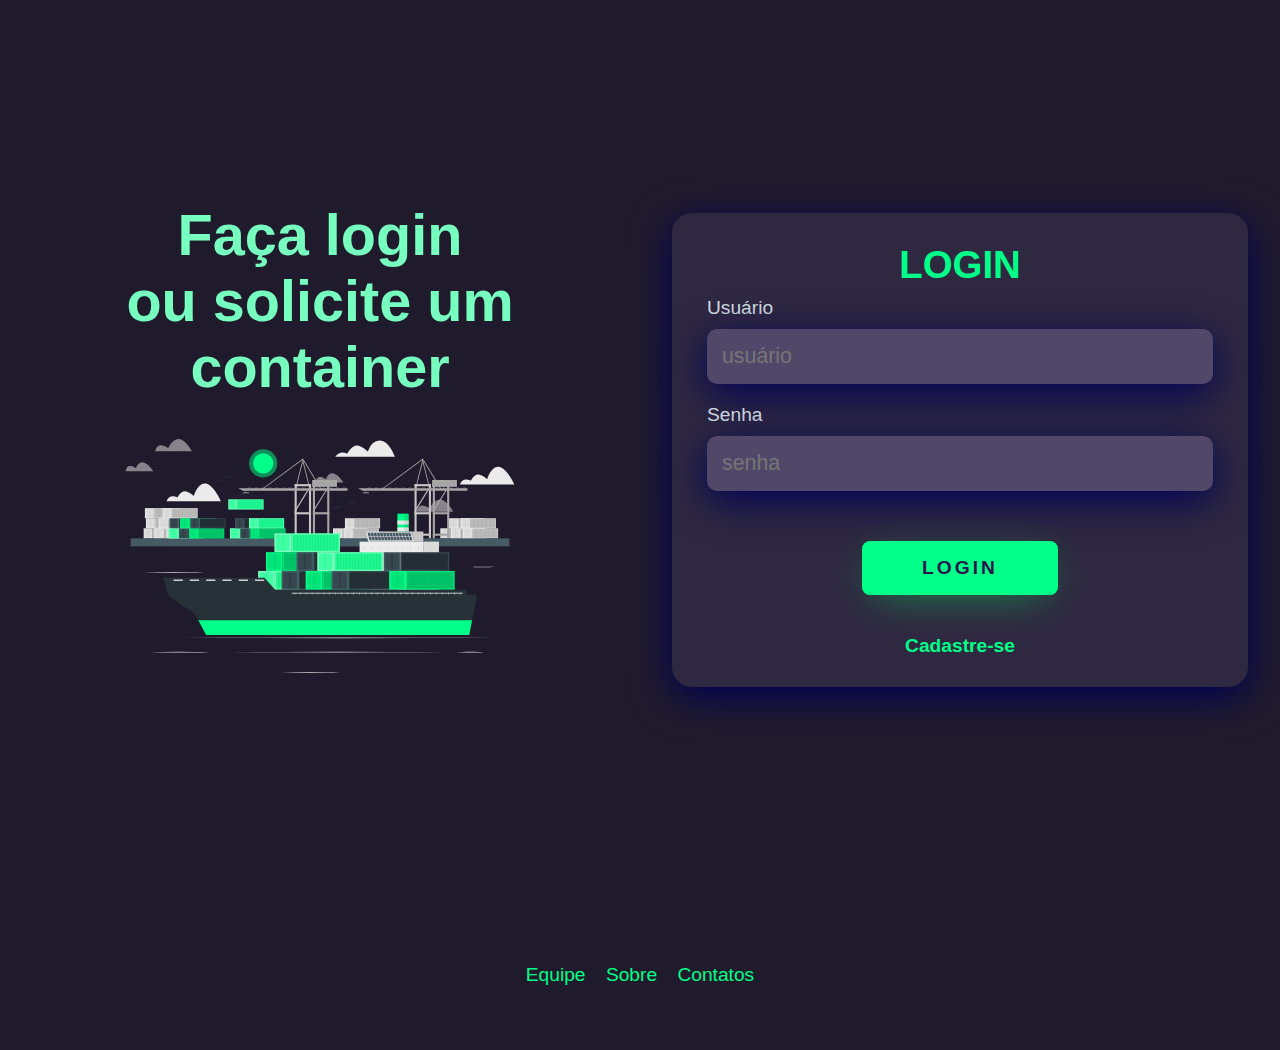
<file: index.html>
<!DOCTYPE html>
<html lang="pt-br">
<head>
    <link rel="stylesheet" href="css/login/login_large_screen.css">
    <link rel="stylesheet" href="css/login/login_small_screen.css" media="(max-width: 600px)">
    <meta charset="UTF-8">
    <meta http-equiv="X-UA-Compatible" content="IE=edge">
    <meta name="viewport" content="width=device-width, initial-scale=1.0">
    <title>Login</title>
</head>
<body>
    <div class="main-login">
        <div class="left-login">
            <h1>Faça login <br> ou solicite um container</h1>
            <img src="img/container.svg" class="left-login-image" alt="container animacao">
        </div>
        <div class="right-login">
            <div class="card-login">
                <h1>LOGIN</h1>
                <div class="textfield">
                    <label for="usuario">Usuário</label>
                    <input type="text" name="usuario" placeholder="usuário">
                </div>
                <div class="textfield">
                    <label for="senha">Senha</label>
                    <input type="password" name="senha" placeholder="senha">
                </div>
                <button class="btn-login" onclick="window.location.href = './solicita.html'">Login</button>

                <nav>
                    <a href="registrar.html">Cadastre-se</a>
                    <!-- <a href="solicita.html">Solicite</a> -->
                </div>

            </div>
        </div>
    </div>
    <div class="faixa">
        <ul>
            <l1>
                <a href="equipe.html" target="_blank">Equipe</a>
            </l1>
            <l1><a href="sobre.html">Sobre</a></l1>
            <l1>
                <a href="#">Contatos</a>
            </l1>
        </ul>
    </div>
</body>
</html>
</file>
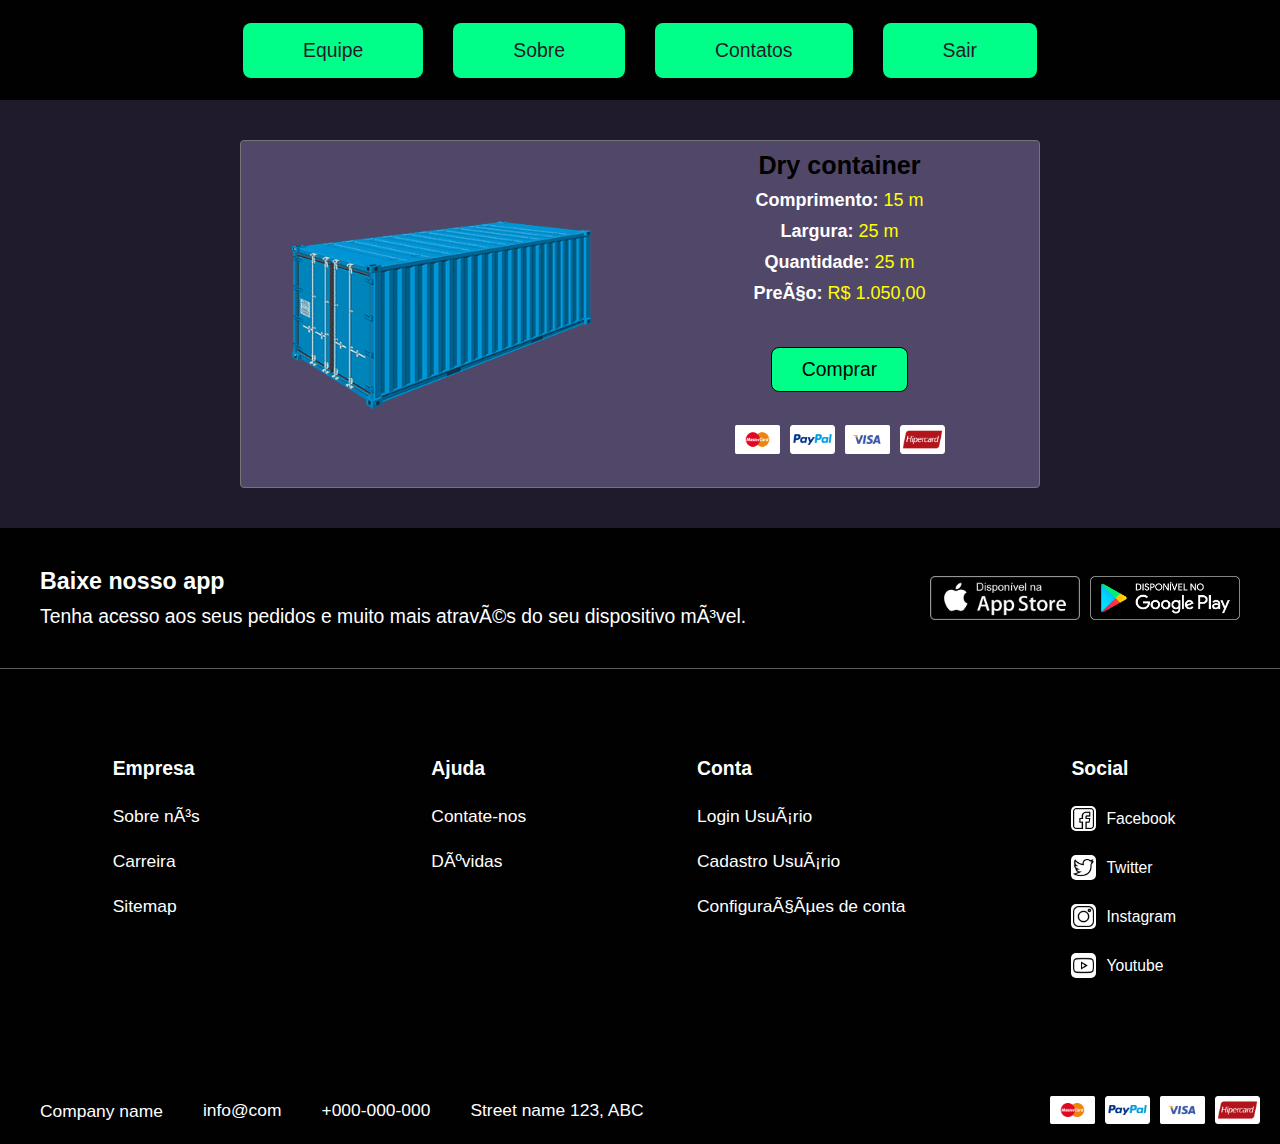
<file: comprarProduto.html>
<!DOCTYPE html>
<html>
<head>
<meta charset="ISO-8859-1">
<title>Insert title here</title>
<link rel="stylesheet" href="comprarProduto.css">
<link rel="stylesheet" href="https://fonts.googleapis.com/css2?family=Material+Symbols+Outlined:opsz,wght,FILL,GRAD@20..48,100..700,0..1,-50..200" />
</head>
<body>
    <header>
        <ul id="list_links">
            <li>
                <a href="equipe.html">Equipe</a>
            </li>
            <li>
                <a href="sobre.html">Sobre</a>
            </li>
            <li>
                <a href="#">Contatos</a>
            </li>
            <li>
                <a href="index.html">Sair</a>
            </li>
        </ul>
        <span toggle class="material-symbols-outlined">menu</span>
    </header>

    <main>
        <div class="grid-product">
            
            <img src="img/products/container-1.png" alt="imagem-do-produto">

            <div class="product-details">
                <h2 class="type-product">Dry container</h2>
               
                <div>
                    <p>Comprimento: <span class="length-procuct">15 m</span></p>
                </div>
                <div>
                    <p>Largura: <span class="width-procuct">25 m</span></p>
                </div>
                <div>
                    <p>Quantidade: <span class="width-procuct">25 m</span></p>
                </div>
                <div>
                    <p>Preço: <span class="price-procuct">1050</span></p>
                </div>

            </div>

            <div class="buy-options">
                <button type="submit">Comprar</button>
                <div class="types-of-payment">

                    <img src="img/icones-cartoes/mastercard_82049.png" alt="icone-cartao-mastercard">
    
                    <img src="img/icones-cartoes/paypal_payment_method_card_icon_142733.png" alt="icone-cartao-paypal">
    
                    <img src="img/icones-cartoes/visa_82066.png" alt="icone-cartao-visa">
    
                    <img src="img/icones-cartoes/hipercard_payment_method_card_icon_142739.png" alt="icone-cartao-hipercard">
    
                </div>
            </div>

        </div>
    </main>
    <aside>
        <div>
            <h2>Baixe nosso app</h2>
            <p>
                Tenha acesso aos seus pedidos e muito mais através do seu dispositivo móvel.
            </p>
        </div>
        <a class="app_store" href="https://www.apple.com/app-store/" target="_blank">
            <img src="img/disponivel_app_store.png" alt="disponivel para baixar na app store">
        </a>
        <a class="google_play" href="https://play.google.com/store/apps" target="_blank">
            <img src="img/disponivel_google_play.png" alt="disponivel para baixar na google play">
        </a>
    </aside>
    <footer>
        <div class="grid-container">
            <div class="company">
                <h4>Empresa</h4>
                <ul> 
                    <li>
                        <a href="sobre.html">Sobre nós</a>
                    </li>
                    <li>
                        <a href="#">Carreira</a>
                    </li>
                    <li>
                        <a href="#">Sitemap</a>
                    </li>
                </ul>
            </div>
            <div class="help">
                <h4>Ajuda</h4>    
                <ul> 
                    <li>
                        <a href="#">Contate-nos</a>
                    </li>
                    <li>
                        <a href="#">Dúvidas</a>
                    </li>
                </ul>
            </div>
            <div class="account">
                <h4>Conta</h4>
                <ul> 
                    <li>
                        <a href="index.html">Login Usuário</a>
                    </li>
                    <li>
                        <a href="registrar.html">Cadastro Usuário</a>
                    </li>
                    <li>
                        <a href="#">Configurações de conta</a>
                    </li>
                </ul>
            </div>
            <div class="social">
                <h4>Social</h4>
                <ul> 
                    <li>
                        <a href="https://www.facebook.com/" target="_blank">
                            <img class="fb" src="img/icones-redes-sociais/icone-facebook.png" alt="icone-facebook.png">
                            <p>Facebook</p>
                        </a>
                    </li>
                    <li>
                        <a href="https://www.twitter.com/" target="_blank">
                            <img class="tt" src="img/icones-redes-sociais/icone-twitter.png" alt="icone-twitter.png">
                            <p>Twitter</p>
                        </a>
                    </li>
                    <li>
                        <a href="https://www.instagram.com/" target="_blank">
                            <img class="ins" src="img/icones-redes-sociais/icone-instagram.png" alt="icone-instagram.png">
                            <p>Instagram</p>
                        </a>
                    </li>
                    <li>
                        <a href="https://www.youtube.com/" target="_blank">
                            <img class="yt" src="img/icones-redes-sociais/icone-youtube.png" alt="icone-youtube.png">
                            <p>Youtube</p>
                        </a>
                    </li>
                </ul>
            </div>
        </div>
        <div class="info-address">
            <p id="footer_company_name"><span id="footer_date"></span>Company name</p>
            <p id="footer_gmail">info@com</p>
            <p id="footer_phone">+000-000-000</p>
            <p id="footer_adress">Street name 123, ABC</p>
            <div class="types-of-payment">

                <img src="img/icones-cartoes/mastercard_82049.png" alt="icone-cartao-mastercard">

                <img src="img/icones-cartoes/paypal_payment_method_card_icon_142733.png" alt="icone-cartao-paypal">

                <img src="img/icones-cartoes/visa_82066.png" alt="icone-cartao-visa">

                <img src="img/icones-cartoes/hipercard_payment_method_card_icon_142739.png" alt="icone-cartao-hipercard">

            </div>
        </div>
    </footer>
    <script src="js/comprarProduto.js"></script>
</body>
</html>
</file>
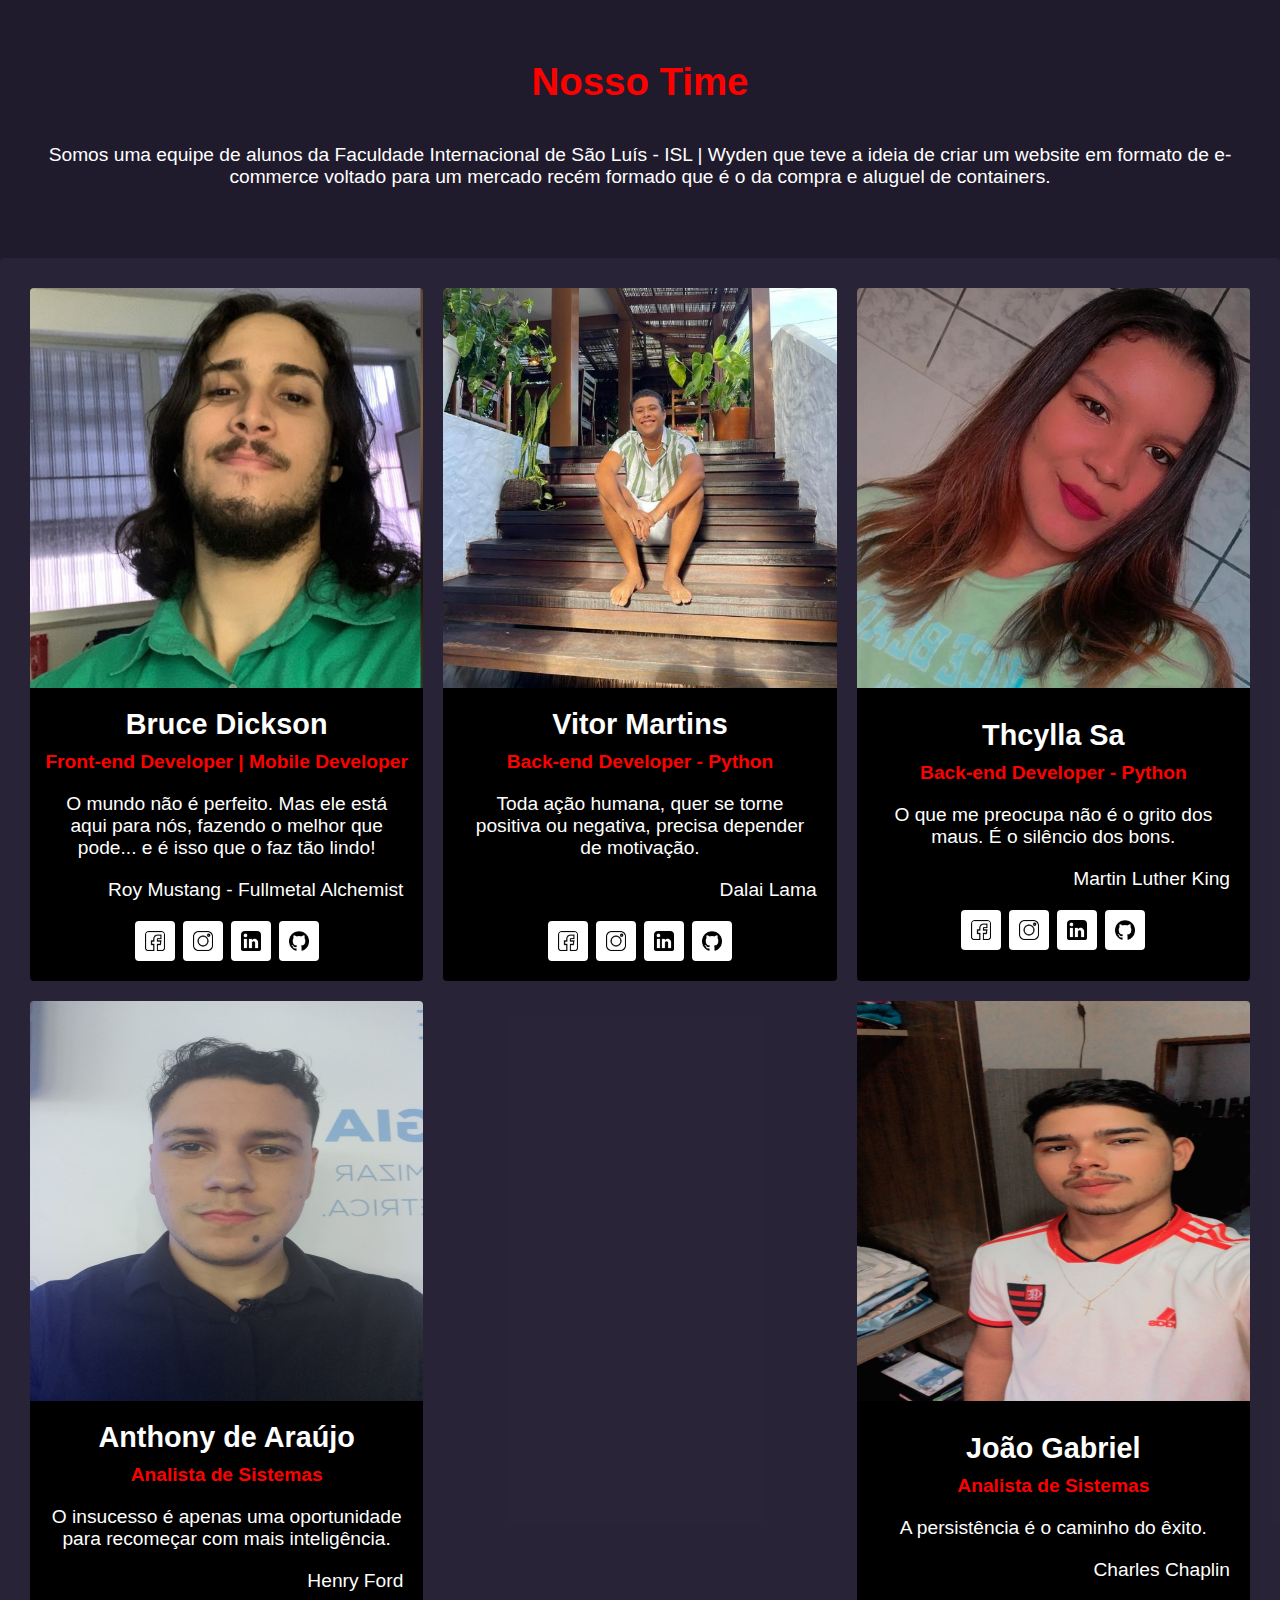
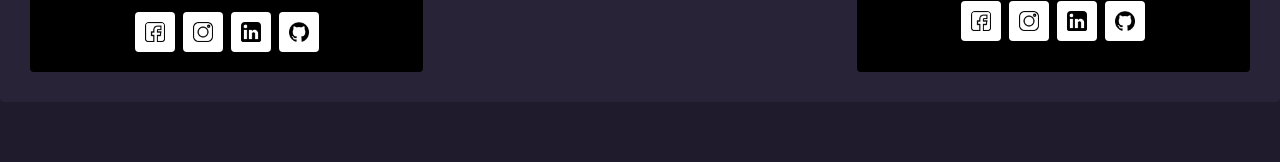
<file: equipe.html>
<!DOCTYPE html>
<html lang="pt-br">
<head>
    <meta charset="UTF-8">
    <meta http-equiv="X-UA-Compatible" content="IE=edge">
    <meta name="viewport" content="width=device-width, initial-scale=1.0">
    <title>Equipe</title>
    <link rel="stylesheet" href="css/equipe.css">
</head>
<body>

    <h1>Nosso Time</h1>

    <p class="team-description">
        Somos uma equipe de alunos da Faculdade Internacional de São Luís - ISL | Wyden
        que teve a ideia de criar um website em formato de e-commerce voltado para um
        mercado recém formado que é o da compra e aluguel de containers.
    </p>

    <main>

        <div class="grid-container">

            <div class="grid-profile">
                
                <img class="image-profile" src="img/equipe/b.jpg" alt="image-profile">
            
                <div class="profile-details">
                    <h2 class="profile-name">Bruce Dickson</h2>
                    <h4 class="profile-stack">Front-end Developer | Mobile Developer</h4>
            
                    <blockquote>
                        O mundo não é perfeito. Mas ele está aqui para nós, fazendo o melhor que pode... e é isso que o faz tão lindo!
                       <p>Roy Mustang - Fullmetal Alchemist</p>
                   </blockquote>
                   <nav class="profile-links">
                    <a  class="fb" href="https://www.facebook.com/" target="_blank">
                        <img width="20px" src="img/icones-redes-sociais/icone-facebook.png" alt="icone-facebook">
                    </a>
                    <a  class="ins" href="https://www.instagram.com/_brucedickson/" target="_blank">
                        <img width="20px" src="img/icones-redes-sociais/icone-instagram.png" alt="icone-instagram">
                    </a>
                    <a class="li" href="https://www.linkedin.com/in/bruce-dickson-84960b21b/" target="_blank">
                        <img width="20px" src="img/icones-redes-sociais/icone-linkedin.png" alt="icone-linkedin">
                    </a>
                    <a class="git" href="https://github.com/BruceDicksonn" target="_blank">
                        <img width="20px" src="img/icones-redes-sociais/icone-github.png" alt="icone-github">
                    </a>
                </nav>
                </div>
            </div>
            <div class="grid-profile">
                <img class="image-profile" src="img/equipe/v.jpg" alt="image-profile">
            
                <div class="profile-details">
                    <h2 class="profile-name">Vitor Martins</h2>
                    <h4 class="profile-stack">Back-end Developer - Python</h4>
            
                    <blockquote>
                        Toda ação humana, quer se torne positiva ou negativa, precisa depender de motivação.
                       <p>Dalai Lama</p>
                   </blockquote>
                    <nav class="profile-links">
                        <a  class="fb" href="https://www.facebook.com/" target="_blank">
                            <img width="20px" src="img/icones-redes-sociais/icone-facebook.png" alt="icone-facebook">
                        </a>
                        <a  class="ins" href="https://www.instagram.com/vitommartins/" target="_blank">
                            <img width="20px" src="img/icones-redes-sociais/icone-instagram.png" alt="icone-instagram">
                        </a>
                        <a class="li" href="https://www.linkedin.com/in/vitor-martins-219292215/" target="_blank">
                            <img width="20px" src="img/icones-redes-sociais/icone-linkedin.png" alt="icone-linkedin">
                        </a>
                        <a class="git" href="https://github.com/mmartins-vitor?tab=repositories" target="_blank">
                            <img width="20px" src="img/icones-redes-sociais/icone-github.png" alt="icone-github">
                        </a>
                    </nav>
                </div>
            </div>
            <div class="grid-profile">
                <img class="image-profile" src="img/equipe/t.jpg" alt="image-profile">
            
                <div class="profile-details">
                    <h2 class="profile-name">Thcylla Sa</h2>
                    <h4 class="profile-stack">Back-end Developer - Python</h4>
            
                    <blockquote>
                        O que me preocupa não é o grito dos maus. É o silêncio dos bons.
                       <p>Martin Luther King</p>
                   </blockquote>
                   <nav class="profile-links">
                    <a  class="fb" href="https://www.facebook.com/" target="_blank">
                        <img width="20px" src="img/icones-redes-sociais/icone-facebook.png" alt="icone-facebook">
                    </a>
                    <a  class="ins" href="https://www.instagram.com/thcylla_sa/" target="_blank">
                        <img width="20px" src="img/icones-redes-sociais/icone-instagram.png" alt="icone-instagram">
                    </a>
                    <a class="li" href="https://www.linkedin.com/in/thcylla-sa-9587951b3/" target="_blank">
                        <img width="20px" src="img/icones-redes-sociais/icone-linkedin.png" alt="icone-linkedin">
                    </a>
                    <a class="git" href="https://github.com/" target="_blank">
                        <img width="20px" src="img/icones-redes-sociais/icone-github.png" alt="icone-github">
                    </a>
                </nav>
                </div>
            </div>
            <div class="grid-profile">
                <img class="image-profile" src="img/equipe/a.jpg" alt="image-profile">
            
                <div class="profile-details">
                    <h2 class="profile-name">Anthony de Araújo</h2>
                    <h4 class="profile-stack">Analista de Sistemas</h4>
            
                    <blockquote>
                        O insucesso é apenas uma oportunidade para recomeçar com mais inteligência.
                       <p>Henry Ford</p>
                   </blockquote>
                   <nav class="profile-links">
                    <a  class="fb" href="https://www.facebook.com/" target="_blank">
                        <img width="20px" src="img/icones-redes-sociais/icone-facebook.png" alt="icone-facebook">
                    </a>
                    <a  class="ins" href="https://www.instagram.com/" target="_blank">
                        <img width="20px" src="img/icones-redes-sociais/icone-instagram.png" alt="icone-instagram">
                    </a>
                    <a class="li" href="https://www.linkedin.com/" target="_blank">
                        <img width="20px" src="img/icones-redes-sociais/icone-linkedin.png" alt="icone-linkedin">
                    </a>
                    <a class="git" href="https://github.com/" target="_blank">
                        <img width="20px" src="img/icones-redes-sociais/icone-github.png" alt="icone-github">
                    </a>
                </nav>
                </div>
            </div>

            <div class="grid-profile">
                <img class="image-profile" src="img/equipe/g.jpg" alt="image-profile">
            
                <div class="profile-details">
                    <h2 class="profile-name">João Gabriel</h2>
                    <h4 class="profile-stack">Analista de Sistemas</h4>
            
                    <blockquote>
                        A persistência é o caminho do êxito.
                       <p>Charles Chaplin</p>
                   </blockquote>
                   <nav class="profile-links">
                    <a  class="fb" href="https://www.facebook.com/" target="_blank">
                        <img width="20px" src="img/icones-redes-sociais/icone-facebook.png" alt="icone-facebook">
                    </a>
                    <a  class="ins" href="https://www.instagram.com/" target="_blank">
                        <img width="20px" src="img/icones-redes-sociais/icone-instagram.png" alt="icone-instagram">
                    </a>
                    <a class="li" href="https://www.linkedin.com/" target="_blank">
                        <img width="20px" src="img/icones-redes-sociais/icone-linkedin.png" alt="icone-linkedin">
                    </a>
                    <a class="git" href="https://github.com/" target="_blank">
                        <img width="20px" src="img/icones-redes-sociais/icone-github.png" alt="icone-github">
                    </a>
                </nav>
                </div>
            </div>
        </div>

    </main>
</body>
</html>
</file>
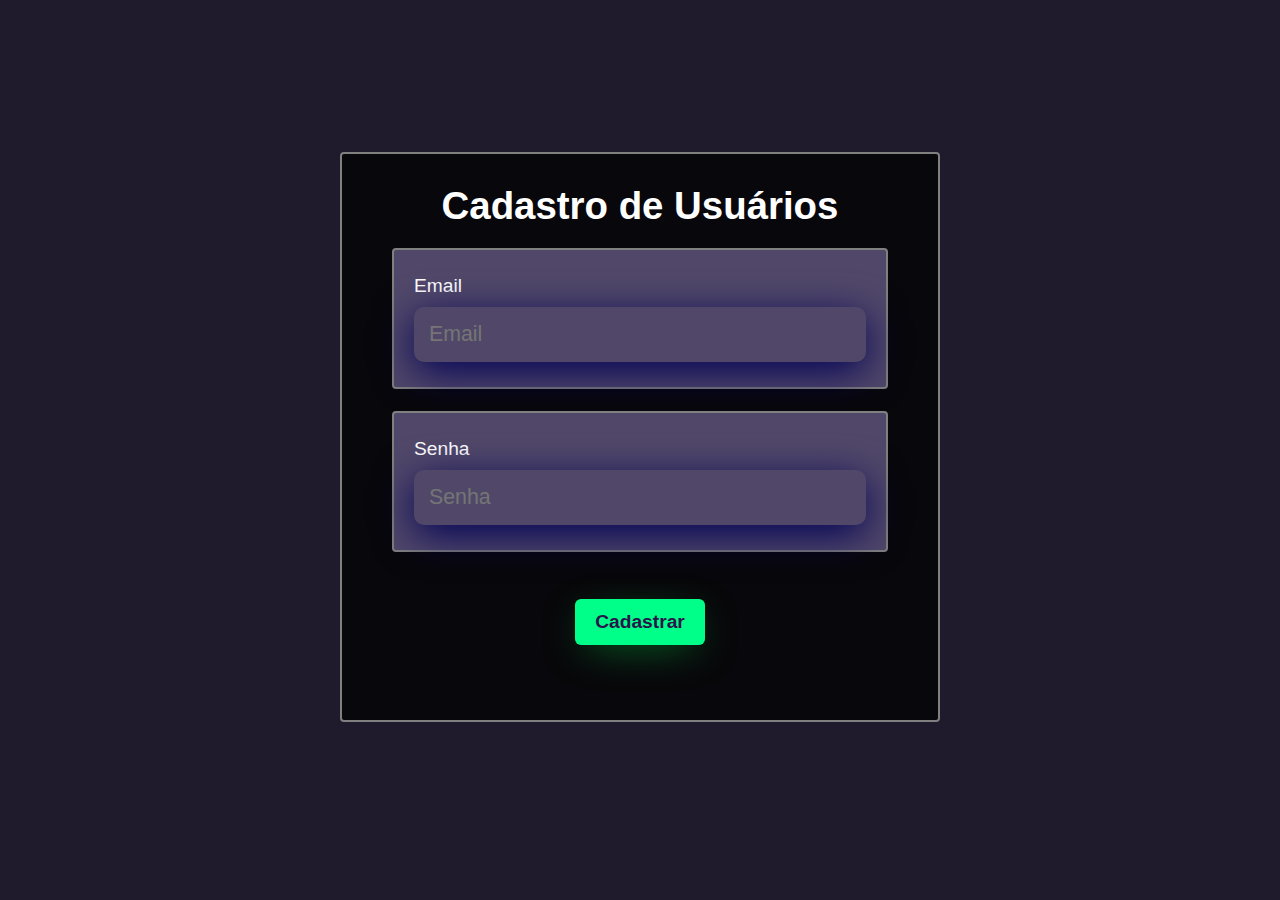
<file: registrar.html>
<!DOCTYPE html>
<html lang="en">
<head>
    <meta charset="UTF-8">
    <meta http-equiv="X-UA-Compatible" content="IE=edge">
    <meta name="viewport" content="width=device-width, initial-scale=1.0">
    <title>Cadastro</title>
    <link rel="stylesheet" href="/css/cadastro_usuario.css">
</head>
<body>
	<main>
            <div class="card-cadastro">

                <h1>Cadastro de Usuários</h1>

                <form action="#">

					<div class="textfield">
						<label for="usuario">Email</label>
						<input type="email" name="email" placeholder="Email">
					</div>
					<br>
					<div class="textfield">
						<label for="senha">Senha</label>
						<input type="password" name="senha" placeholder="Senha">
					</div>
					<br>
					<button class="btn-cadastro" onclick="window.location.href = './solicita.html'">Cadastrar</button>
				</form>

            </div>
    </main>
	<script src="https://cdn.jsdelivr.net/npm/bootstrap@5.2.3/dist/js/bootstrap.bundle.min.js" integrity="sha384-kenU1KFdBIe4zVF0s0G1M5b4hcpxyD9F7jL+jjXkk+Q2h455rYXK/7HAuoJl+0I4" crossorigin="anonymous"></script>
</body>
</html>
</file>
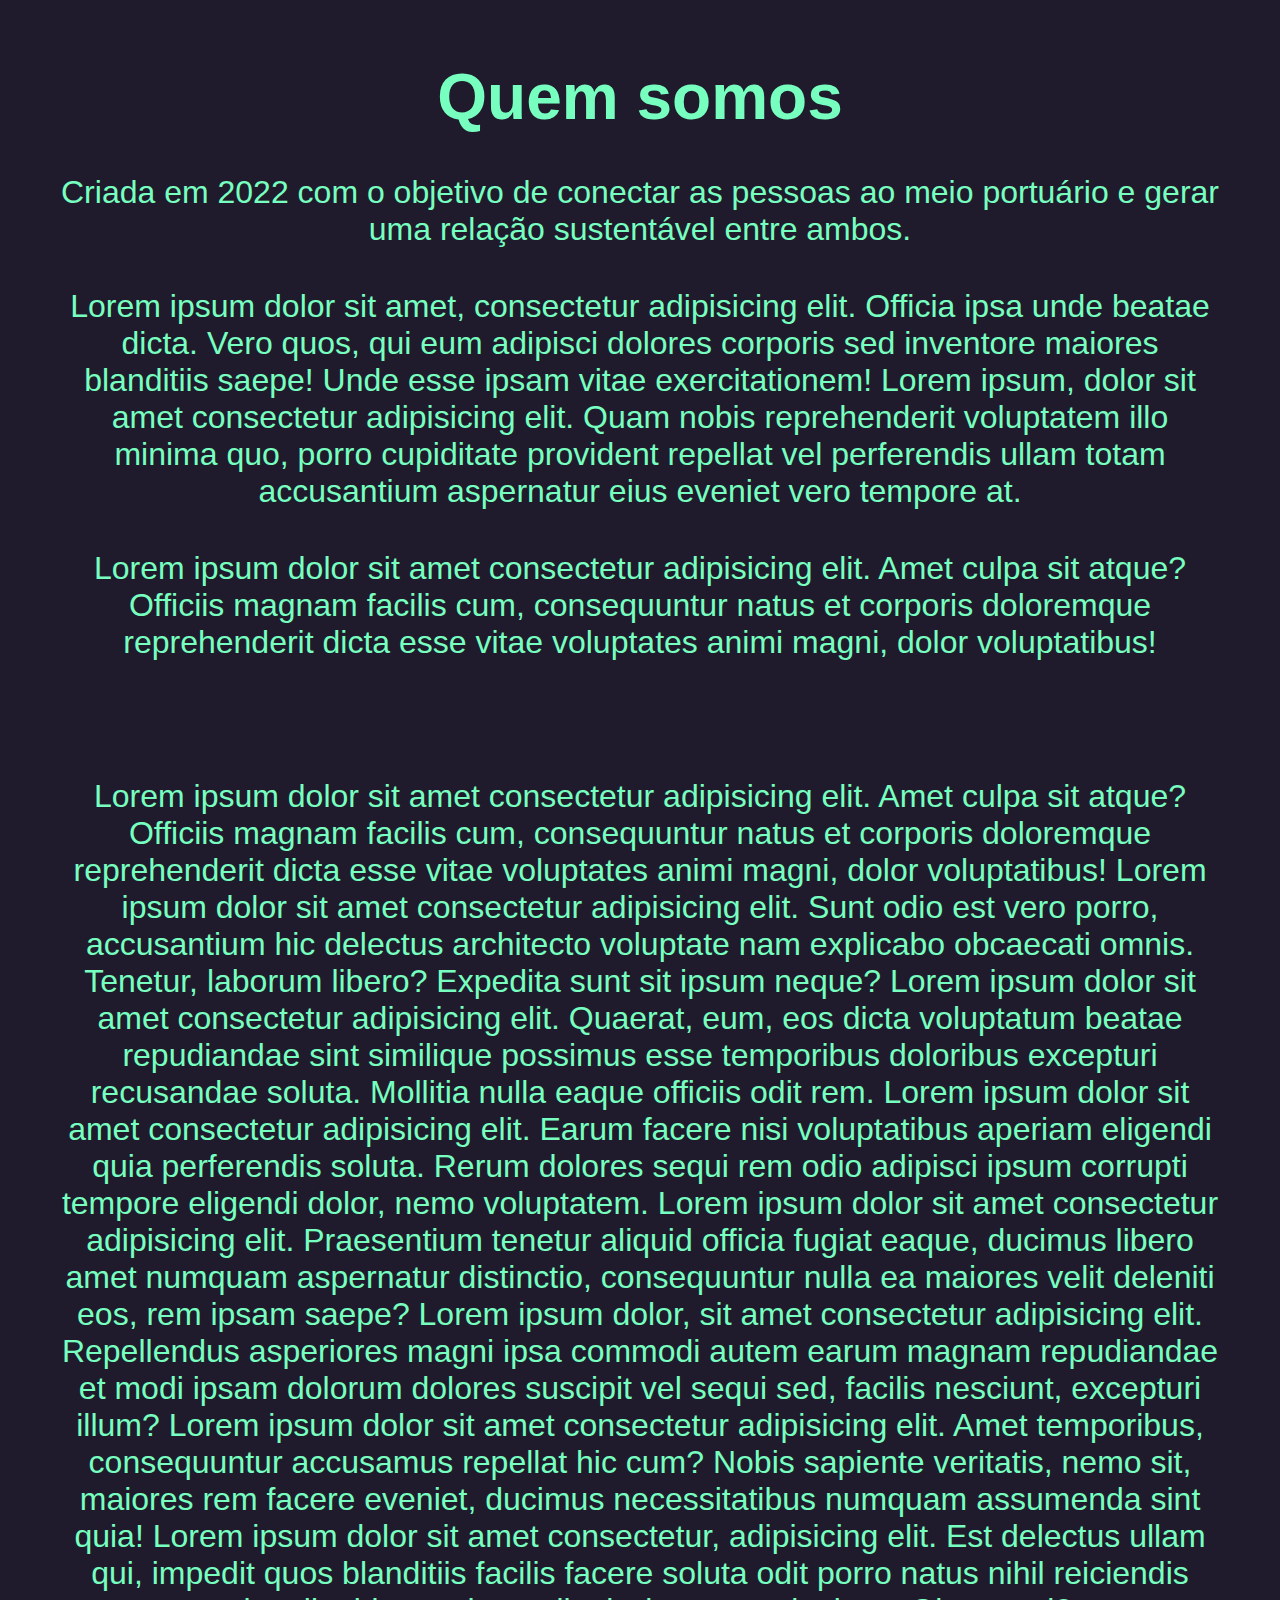
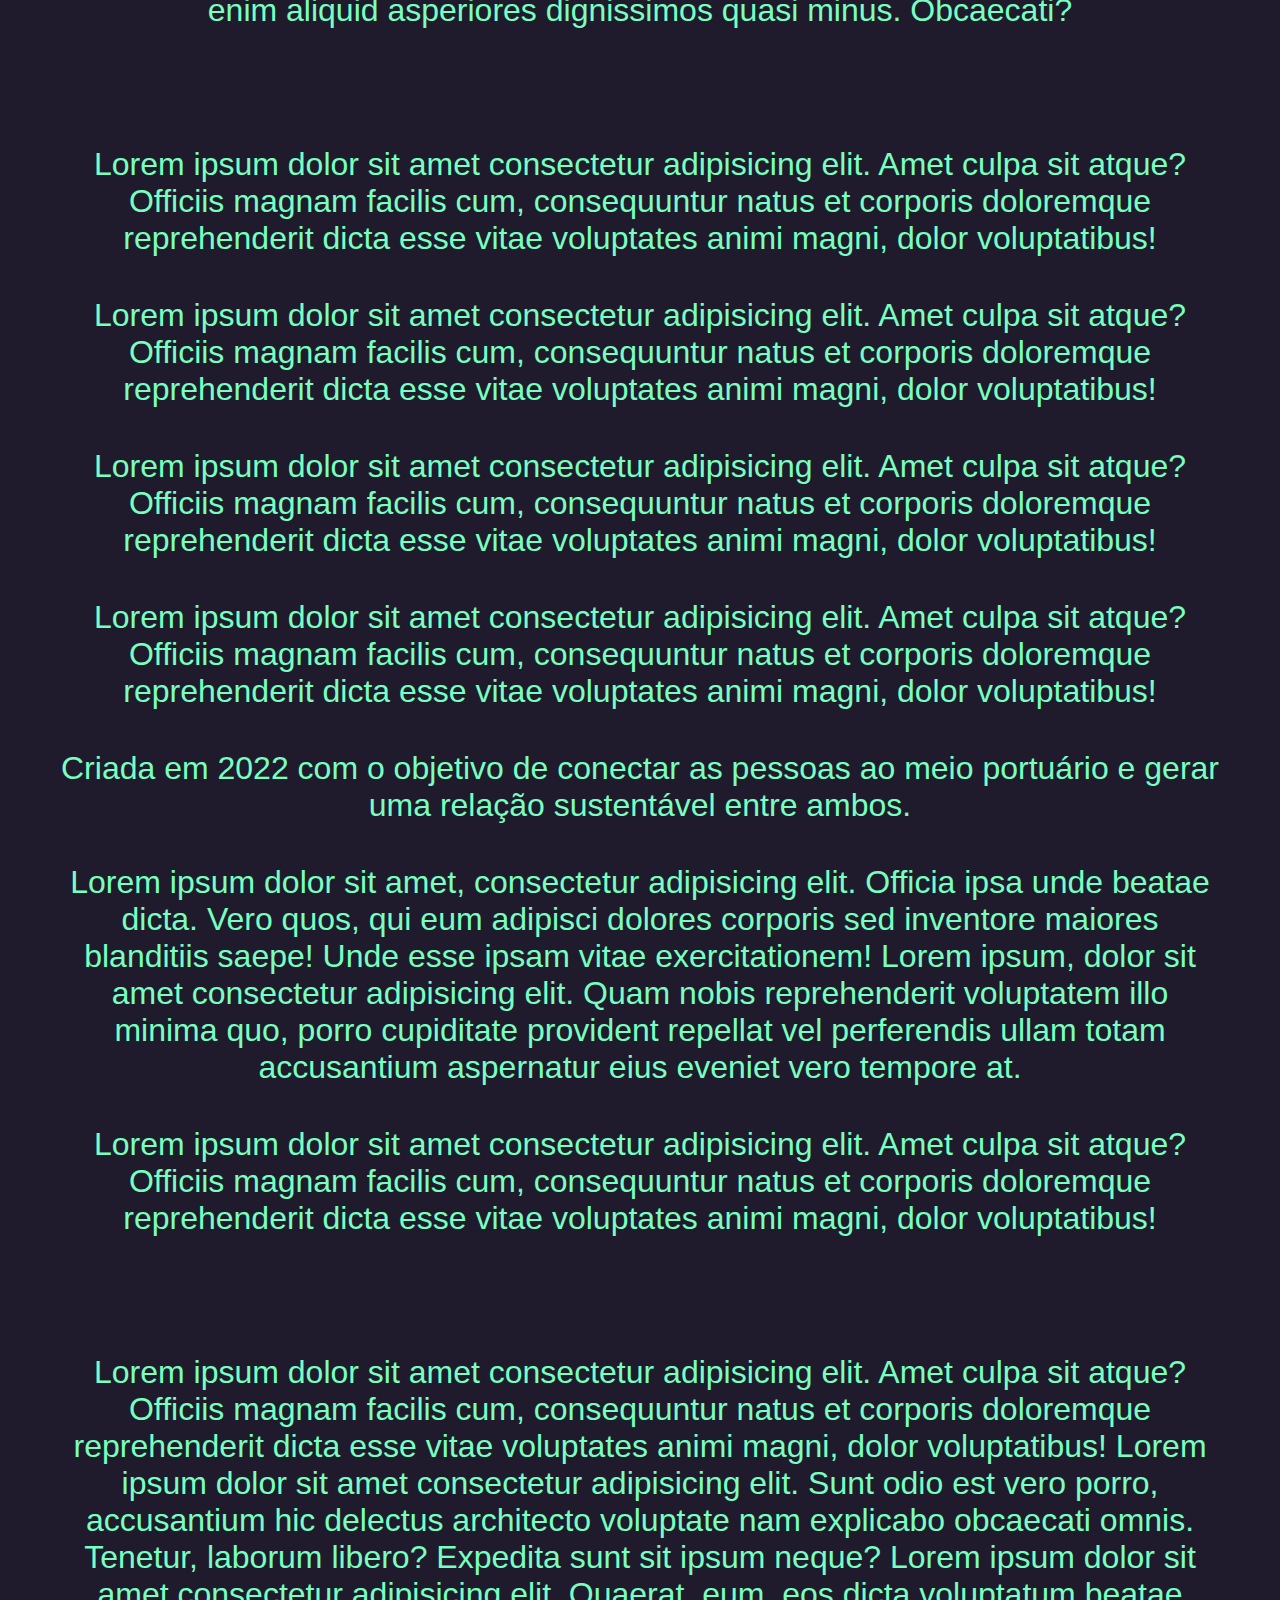
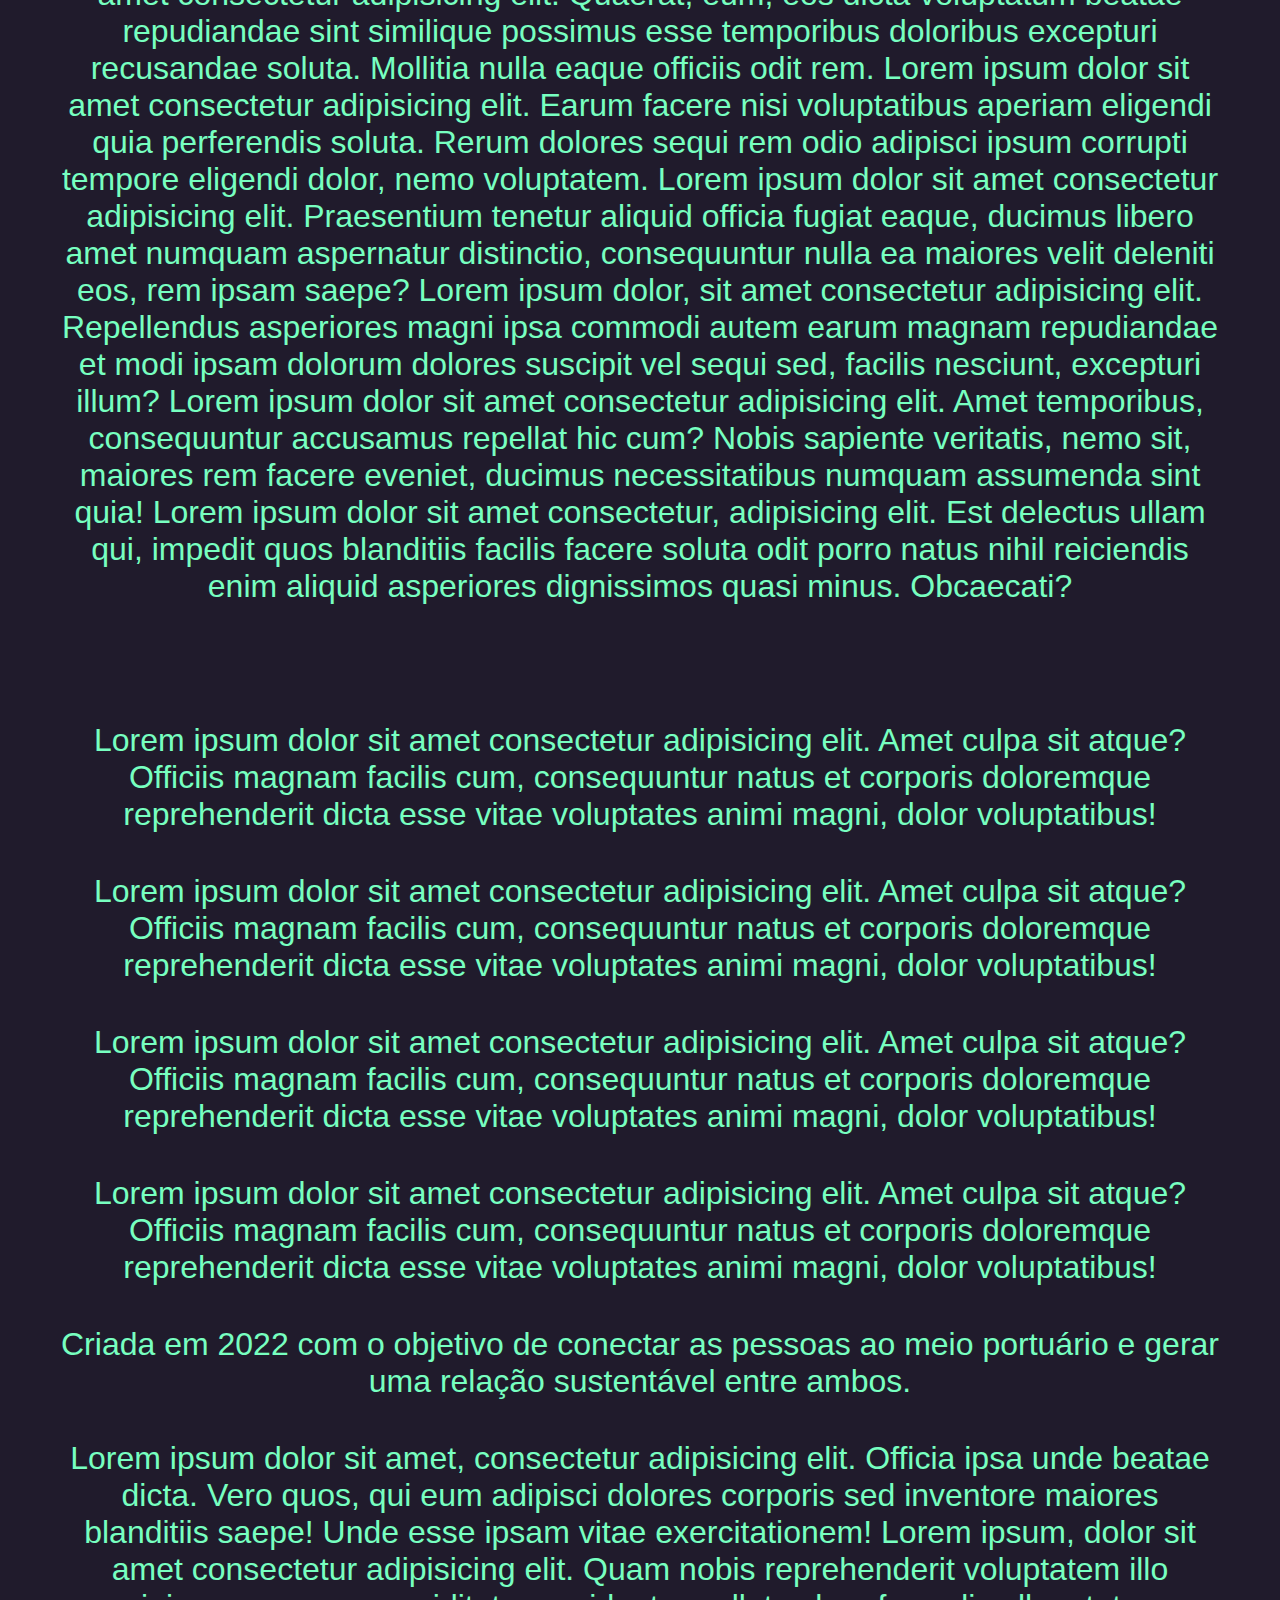
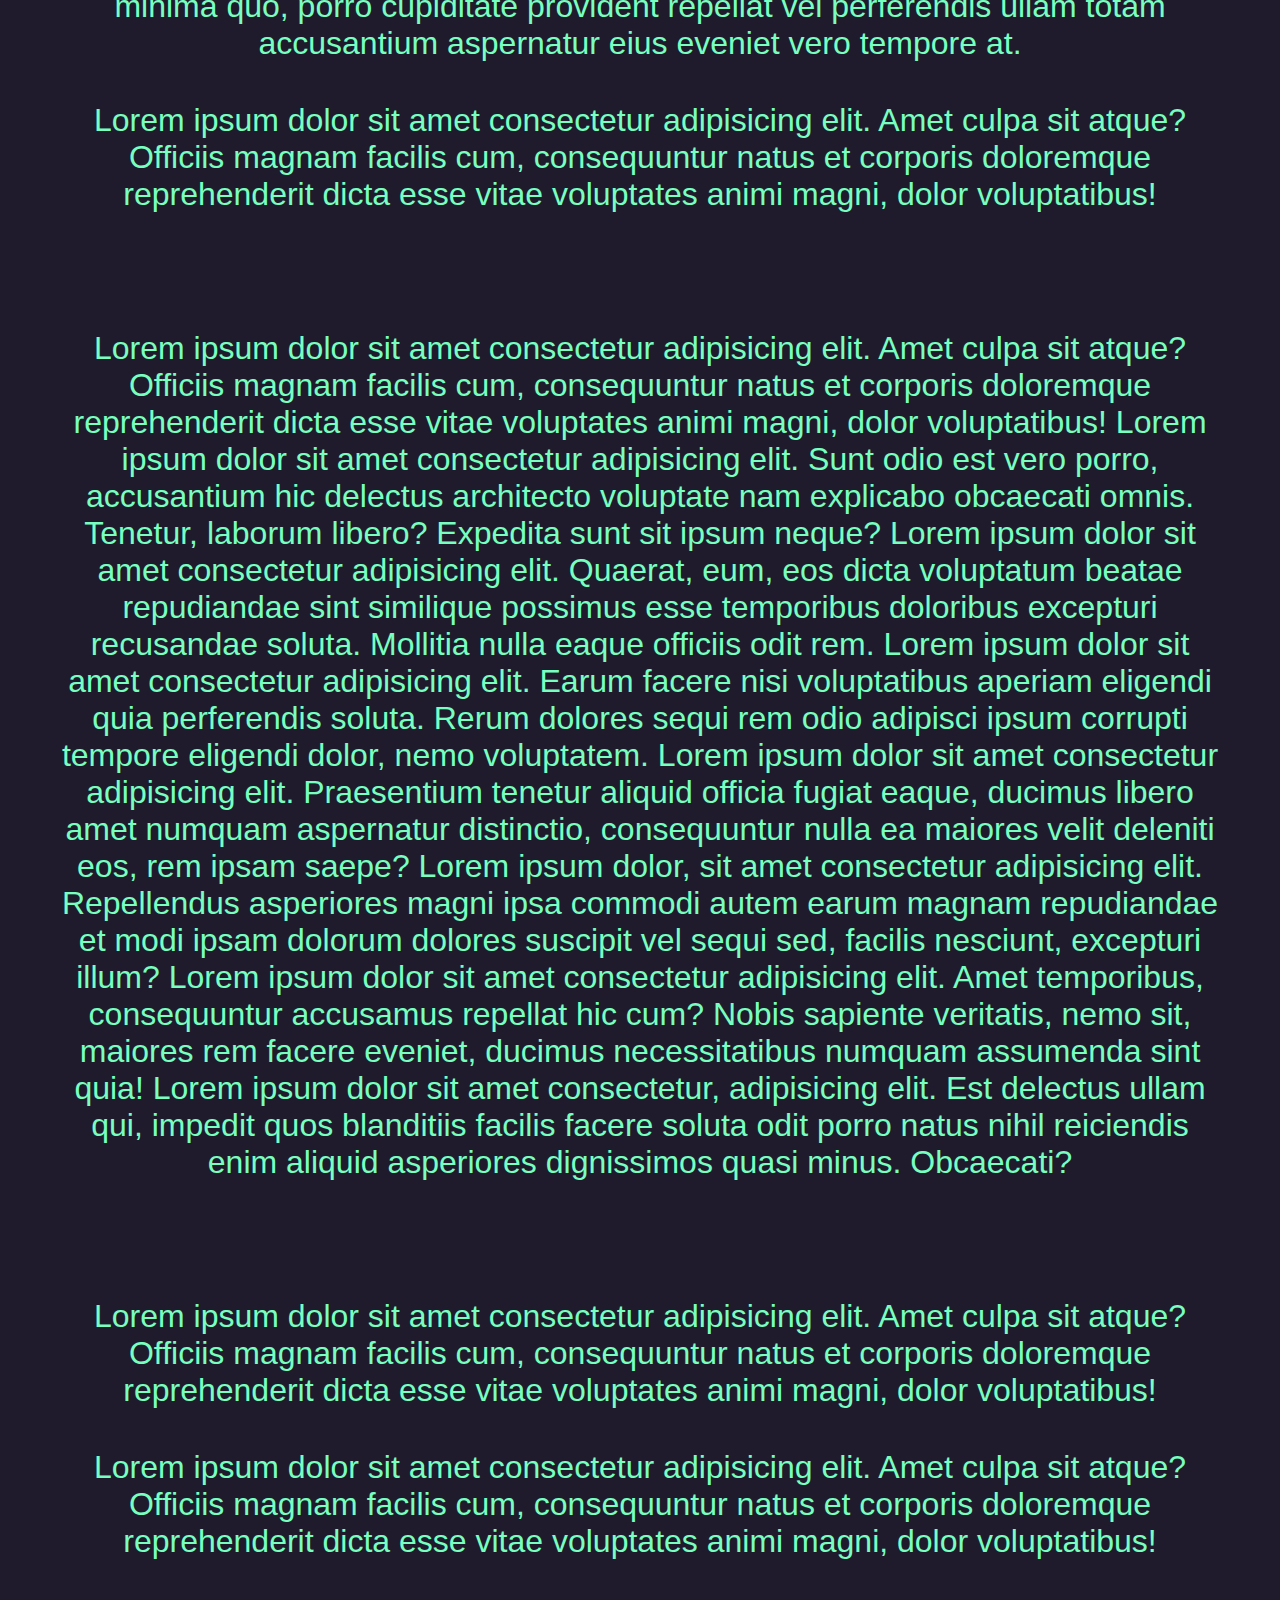
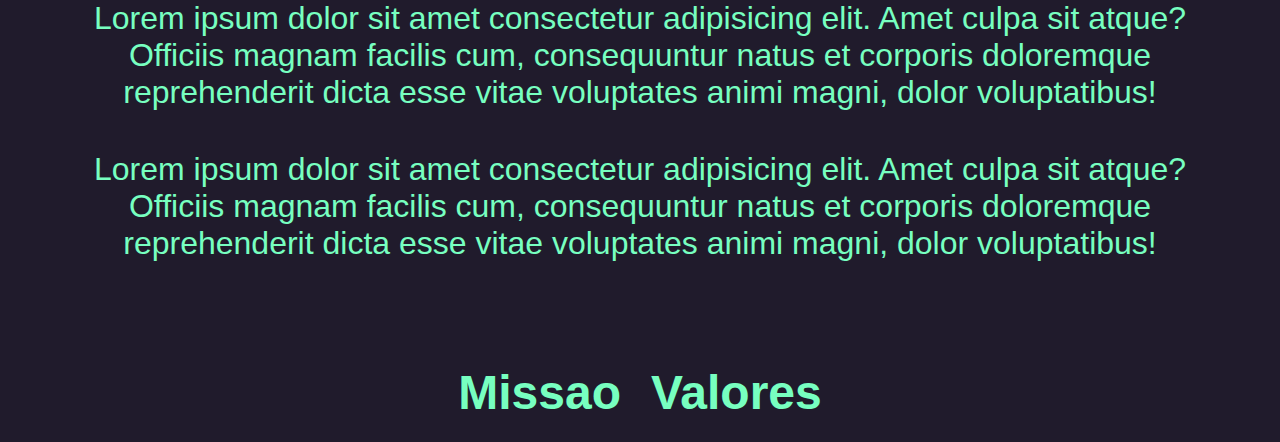
<file: sobre.html>
<!DOCTYPE html>
<html lang="en">
<head>
    <link rel="stylesheet" href="css/sobre.css">
    <meta charset="UTF-8">
    <meta http-equiv="X-UA-Compatible" content="IE=edge">
    <meta name="viewport" content="width=device-width, initial-scale=1.0">
    <title>Sobre</title>
</head>
<body>
    <div class="main-sobre">
        <div class="sup-sobre">
            <h1>Quem somos</h1>
            <p>Criada em 2022 com o objetivo de conectar as pessoas ao meio portuário e gerar uma relação sustentável entre ambos.</p>
            <p>
                Lorem ipsum dolor sit amet, consectetur adipisicing elit. Officia ipsa unde beatae dicta. Vero quos, qui eum adipisci dolores corporis sed inventore maiores blanditiis saepe! Unde esse ipsam vitae exercitationem! Lorem ipsum, dolor sit amet consectetur adipisicing elit. Quam nobis reprehenderit voluptatem illo minima quo, porro cupiditate provident repellat vel perferendis ullam totam accusantium aspernatur eius eveniet vero tempore at.
            </p>
            <p>
                Lorem ipsum dolor sit amet consectetur adipisicing elit. Amet culpa sit atque? Officiis magnam facilis cum, consequuntur natus et corporis doloremque reprehenderit dicta esse vitae voluptates animi magni, dolor voluptatibus!
            </p>
            <br>
            <p>
                Lorem ipsum dolor sit amet consectetur adipisicing elit. Amet culpa sit atque? Officiis magnam facilis cum, consequuntur natus et corporis doloremque reprehenderit dicta esse vitae voluptates animi magni, dolor voluptatibus!

                Lorem ipsum dolor sit amet consectetur adipisicing elit. Sunt odio est vero porro, accusantium hic delectus architecto voluptate nam explicabo obcaecati omnis. Tenetur, laborum libero? Expedita sunt sit ipsum neque?

                Lorem ipsum dolor sit amet consectetur adipisicing elit. Quaerat, eum, eos dicta voluptatum beatae repudiandae sint similique possimus esse temporibus doloribus excepturi recusandae soluta. Mollitia nulla eaque officiis odit rem.

                Lorem ipsum dolor sit amet consectetur adipisicing elit. Earum facere nisi voluptatibus aperiam eligendi quia perferendis soluta. Rerum dolores sequi rem odio adipisci ipsum corrupti tempore eligendi dolor, nemo voluptatem.

                Lorem ipsum dolor sit amet consectetur adipisicing elit. Praesentium tenetur aliquid officia fugiat eaque, ducimus libero amet numquam aspernatur distinctio, consequuntur nulla ea maiores velit deleniti eos, rem ipsam saepe?
                
                Lorem ipsum dolor, sit amet consectetur adipisicing elit. Repellendus asperiores magni ipsa commodi autem earum magnam repudiandae et modi ipsam dolorum dolores suscipit vel sequi sed, facilis nesciunt, excepturi illum?

                Lorem ipsum dolor sit amet consectetur adipisicing elit. Amet temporibus, consequuntur accusamus repellat hic cum? Nobis sapiente veritatis, nemo sit, maiores rem facere eveniet, ducimus necessitatibus numquam assumenda sint quia!

                Lorem ipsum dolor sit amet consectetur, adipisicing elit. Est delectus ullam qui, impedit quos blanditiis facilis facere soluta odit porro natus nihil reiciendis enim aliquid asperiores dignissimos quasi minus. Obcaecati?
                
            </p>
            <br>
            <p>
                Lorem ipsum dolor sit amet consectetur adipisicing elit. Amet culpa sit atque? Officiis magnam facilis cum, consequuntur natus et corporis doloremque reprehenderit dicta esse vitae voluptates animi magni, dolor voluptatibus!
            </p>
            <p>
                Lorem ipsum dolor sit amet consectetur adipisicing elit. Amet culpa sit atque? Officiis magnam facilis cum, consequuntur natus et corporis doloremque reprehenderit dicta esse vitae voluptates animi magni, dolor voluptatibus!
            </p>
            <p>
                Lorem ipsum dolor sit amet consectetur adipisicing elit. Amet culpa sit atque? Officiis magnam facilis cum, consequuntur natus et corporis doloremque reprehenderit dicta esse vitae voluptates animi magni, dolor voluptatibus!
            </p>
            <p>
                Lorem ipsum dolor sit amet consectetur adipisicing elit. Amet culpa sit atque? Officiis magnam facilis cum, consequuntur natus et corporis doloremque reprehenderit dicta esse vitae voluptates animi magni, dolor voluptatibus!
            </p>
            <p>Criada em 2022 com o objetivo de conectar as pessoas ao meio portuário e gerar uma relação sustentável entre ambos.</p>
            <p>
                Lorem ipsum dolor sit amet, consectetur adipisicing elit. Officia ipsa unde beatae dicta. Vero quos, qui eum adipisci dolores corporis sed inventore maiores blanditiis saepe! Unde esse ipsam vitae exercitationem! Lorem ipsum, dolor sit amet consectetur adipisicing elit. Quam nobis reprehenderit voluptatem illo minima quo, porro cupiditate provident repellat vel perferendis ullam totam accusantium aspernatur eius eveniet vero tempore at.
            </p>
            <p>
                Lorem ipsum dolor sit amet consectetur adipisicing elit. Amet culpa sit atque? Officiis magnam facilis cum, consequuntur natus et corporis doloremque reprehenderit dicta esse vitae voluptates animi magni, dolor voluptatibus!
            </p>
            <br>
            <p>
                Lorem ipsum dolor sit amet consectetur adipisicing elit. Amet culpa sit atque? Officiis magnam facilis cum, consequuntur natus et corporis doloremque reprehenderit dicta esse vitae voluptates animi magni, dolor voluptatibus!

                Lorem ipsum dolor sit amet consectetur adipisicing elit. Sunt odio est vero porro, accusantium hic delectus architecto voluptate nam explicabo obcaecati omnis. Tenetur, laborum libero? Expedita sunt sit ipsum neque?

                Lorem ipsum dolor sit amet consectetur adipisicing elit. Quaerat, eum, eos dicta voluptatum beatae repudiandae sint similique possimus esse temporibus doloribus excepturi recusandae soluta. Mollitia nulla eaque officiis odit rem.

                Lorem ipsum dolor sit amet consectetur adipisicing elit. Earum facere nisi voluptatibus aperiam eligendi quia perferendis soluta. Rerum dolores sequi rem odio adipisci ipsum corrupti tempore eligendi dolor, nemo voluptatem.

                Lorem ipsum dolor sit amet consectetur adipisicing elit. Praesentium tenetur aliquid officia fugiat eaque, ducimus libero amet numquam aspernatur distinctio, consequuntur nulla ea maiores velit deleniti eos, rem ipsam saepe?
                
                Lorem ipsum dolor, sit amet consectetur adipisicing elit. Repellendus asperiores magni ipsa commodi autem earum magnam repudiandae et modi ipsam dolorum dolores suscipit vel sequi sed, facilis nesciunt, excepturi illum?

                Lorem ipsum dolor sit amet consectetur adipisicing elit. Amet temporibus, consequuntur accusamus repellat hic cum? Nobis sapiente veritatis, nemo sit, maiores rem facere eveniet, ducimus necessitatibus numquam assumenda sint quia!

                Lorem ipsum dolor sit amet consectetur, adipisicing elit. Est delectus ullam qui, impedit quos blanditiis facilis facere soluta odit porro natus nihil reiciendis enim aliquid asperiores dignissimos quasi minus. Obcaecati?
                
            </p>
            <br>
            <p>
                Lorem ipsum dolor sit amet consectetur adipisicing elit. Amet culpa sit atque? Officiis magnam facilis cum, consequuntur natus et corporis doloremque reprehenderit dicta esse vitae voluptates animi magni, dolor voluptatibus!
            </p>
            <p>
                Lorem ipsum dolor sit amet consectetur adipisicing elit. Amet culpa sit atque? Officiis magnam facilis cum, consequuntur natus et corporis doloremque reprehenderit dicta esse vitae voluptates animi magni, dolor voluptatibus!
            </p>
            <p>
                Lorem ipsum dolor sit amet consectetur adipisicing elit. Amet culpa sit atque? Officiis magnam facilis cum, consequuntur natus et corporis doloremque reprehenderit dicta esse vitae voluptates animi magni, dolor voluptatibus!
            </p>
            <p>
                Lorem ipsum dolor sit amet consectetur adipisicing elit. Amet culpa sit atque? Officiis magnam facilis cum, consequuntur natus et corporis doloremque reprehenderit dicta esse vitae voluptates animi magni, dolor voluptatibus!
            </p>
            <p>Criada em 2022 com o objetivo de conectar as pessoas ao meio portuário e gerar uma relação sustentável entre ambos.</p>
            <p>
                Lorem ipsum dolor sit amet, consectetur adipisicing elit. Officia ipsa unde beatae dicta. Vero quos, qui eum adipisci dolores corporis sed inventore maiores blanditiis saepe! Unde esse ipsam vitae exercitationem! Lorem ipsum, dolor sit amet consectetur adipisicing elit. Quam nobis reprehenderit voluptatem illo minima quo, porro cupiditate provident repellat vel perferendis ullam totam accusantium aspernatur eius eveniet vero tempore at.
            </p>
            <p>
                Lorem ipsum dolor sit amet consectetur adipisicing elit. Amet culpa sit atque? Officiis magnam facilis cum, consequuntur natus et corporis doloremque reprehenderit dicta esse vitae voluptates animi magni, dolor voluptatibus!
            </p>
            <br>
            <p>
                Lorem ipsum dolor sit amet consectetur adipisicing elit. Amet culpa sit atque? Officiis magnam facilis cum, consequuntur natus et corporis doloremque reprehenderit dicta esse vitae voluptates animi magni, dolor voluptatibus!

                Lorem ipsum dolor sit amet consectetur adipisicing elit. Sunt odio est vero porro, accusantium hic delectus architecto voluptate nam explicabo obcaecati omnis. Tenetur, laborum libero? Expedita sunt sit ipsum neque?

                Lorem ipsum dolor sit amet consectetur adipisicing elit. Quaerat, eum, eos dicta voluptatum beatae repudiandae sint similique possimus esse temporibus doloribus excepturi recusandae soluta. Mollitia nulla eaque officiis odit rem.

                Lorem ipsum dolor sit amet consectetur adipisicing elit. Earum facere nisi voluptatibus aperiam eligendi quia perferendis soluta. Rerum dolores sequi rem odio adipisci ipsum corrupti tempore eligendi dolor, nemo voluptatem.

                Lorem ipsum dolor sit amet consectetur adipisicing elit. Praesentium tenetur aliquid officia fugiat eaque, ducimus libero amet numquam aspernatur distinctio, consequuntur nulla ea maiores velit deleniti eos, rem ipsam saepe?
                
                Lorem ipsum dolor, sit amet consectetur adipisicing elit. Repellendus asperiores magni ipsa commodi autem earum magnam repudiandae et modi ipsam dolorum dolores suscipit vel sequi sed, facilis nesciunt, excepturi illum?

                Lorem ipsum dolor sit amet consectetur adipisicing elit. Amet temporibus, consequuntur accusamus repellat hic cum? Nobis sapiente veritatis, nemo sit, maiores rem facere eveniet, ducimus necessitatibus numquam assumenda sint quia!

                Lorem ipsum dolor sit amet consectetur, adipisicing elit. Est delectus ullam qui, impedit quos blanditiis facilis facere soluta odit porro natus nihil reiciendis enim aliquid asperiores dignissimos quasi minus. Obcaecati?
                
            </p>
            <br>
            <p>
                Lorem ipsum dolor sit amet consectetur adipisicing elit. Amet culpa sit atque? Officiis magnam facilis cum, consequuntur natus et corporis doloremque reprehenderit dicta esse vitae voluptates animi magni, dolor voluptatibus!
            </p>
            <p>
                Lorem ipsum dolor sit amet consectetur adipisicing elit. Amet culpa sit atque? Officiis magnam facilis cum, consequuntur natus et corporis doloremque reprehenderit dicta esse vitae voluptates animi magni, dolor voluptatibus!
            </p>
            <p>
                Lorem ipsum dolor sit amet consectetur adipisicing elit. Amet culpa sit atque? Officiis magnam facilis cum, consequuntur natus et corporis doloremque reprehenderit dicta esse vitae voluptates animi magni, dolor voluptatibus!
            </p>
            <p>
                Lorem ipsum dolor sit amet consectetur adipisicing elit. Amet culpa sit atque? Officiis magnam facilis cum, consequuntur natus et corporis doloremque reprehenderit dicta esse vitae voluptates animi magni, dolor voluptatibus!
            </p>
        </div>
        <div class="inf-sobre">
            <div class="missao">
                <h2>
                    <a href="#">Missao</a>
                </h2>
            </div>
            <div class="valores">
                <h2>
                    <a href="#">Valores</a>
                </h2>
            </div>
        </div>
    </div>
</body>
</html>
</file>
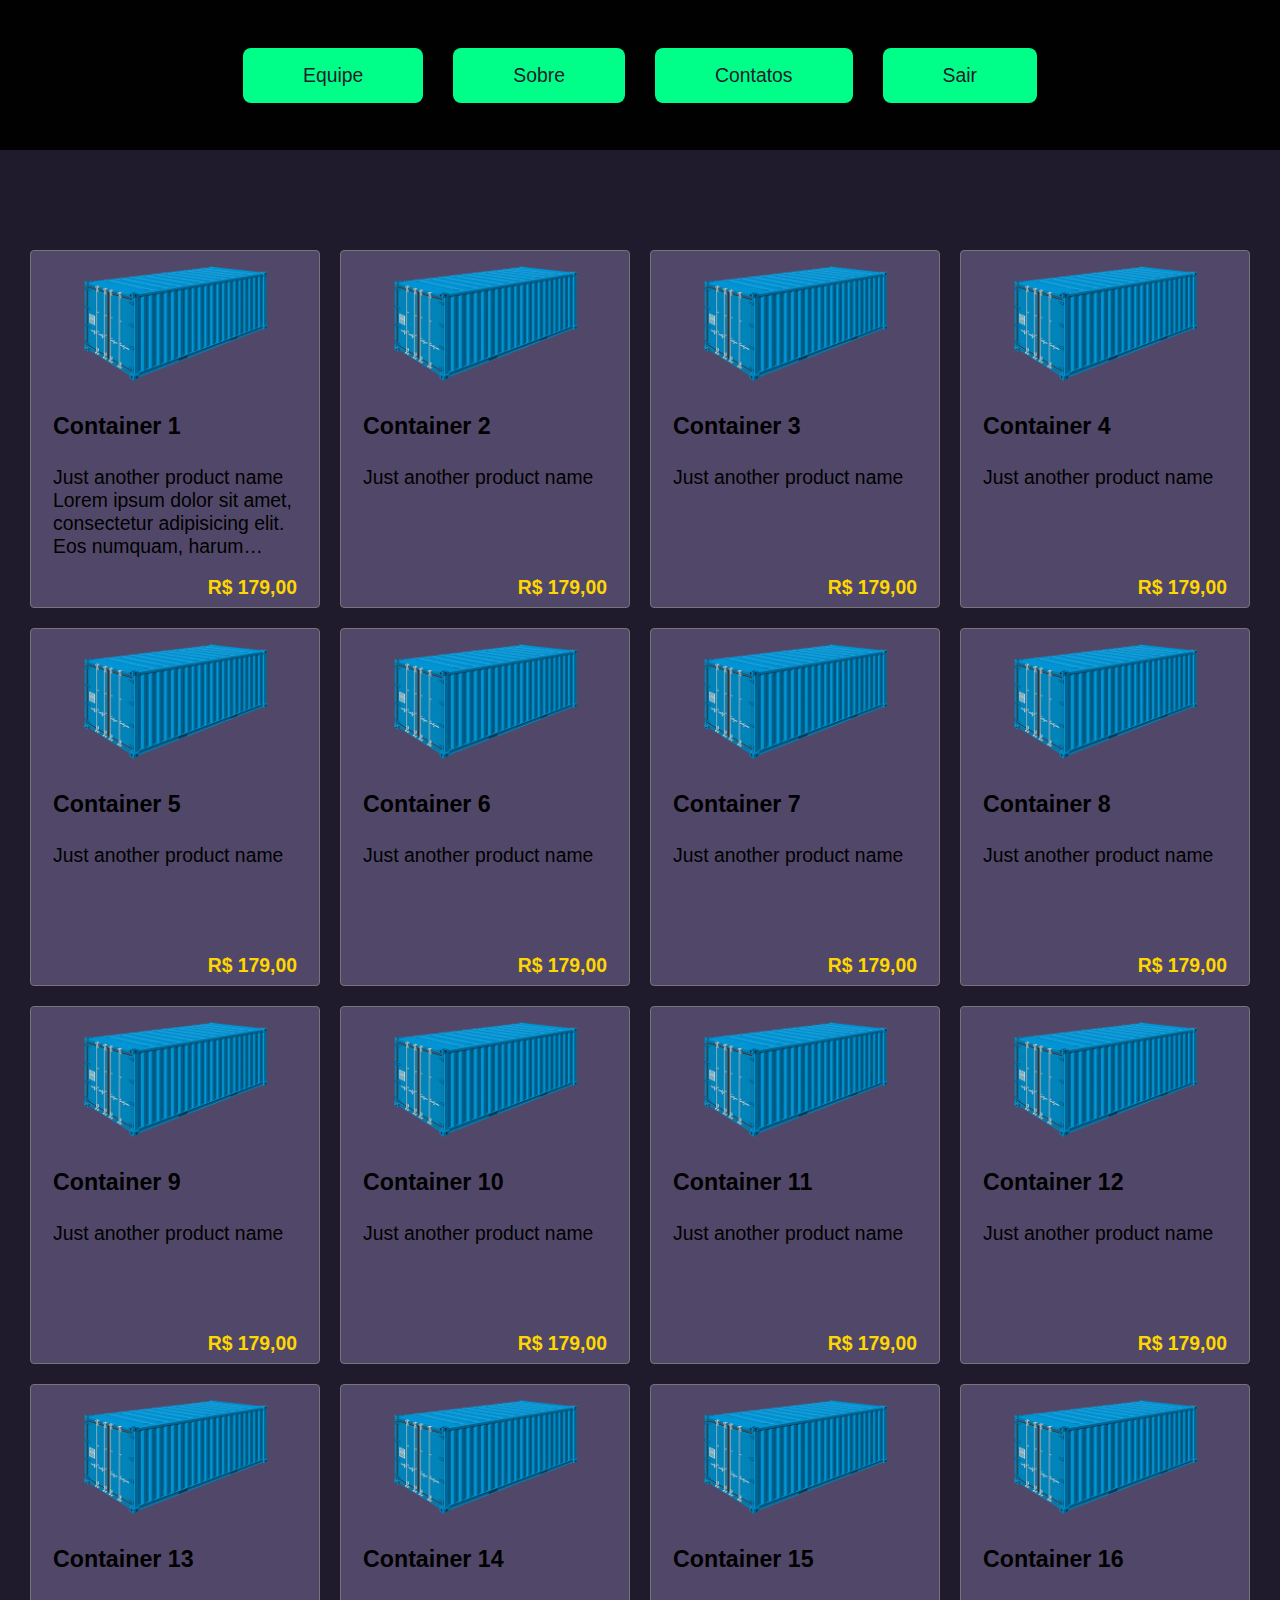
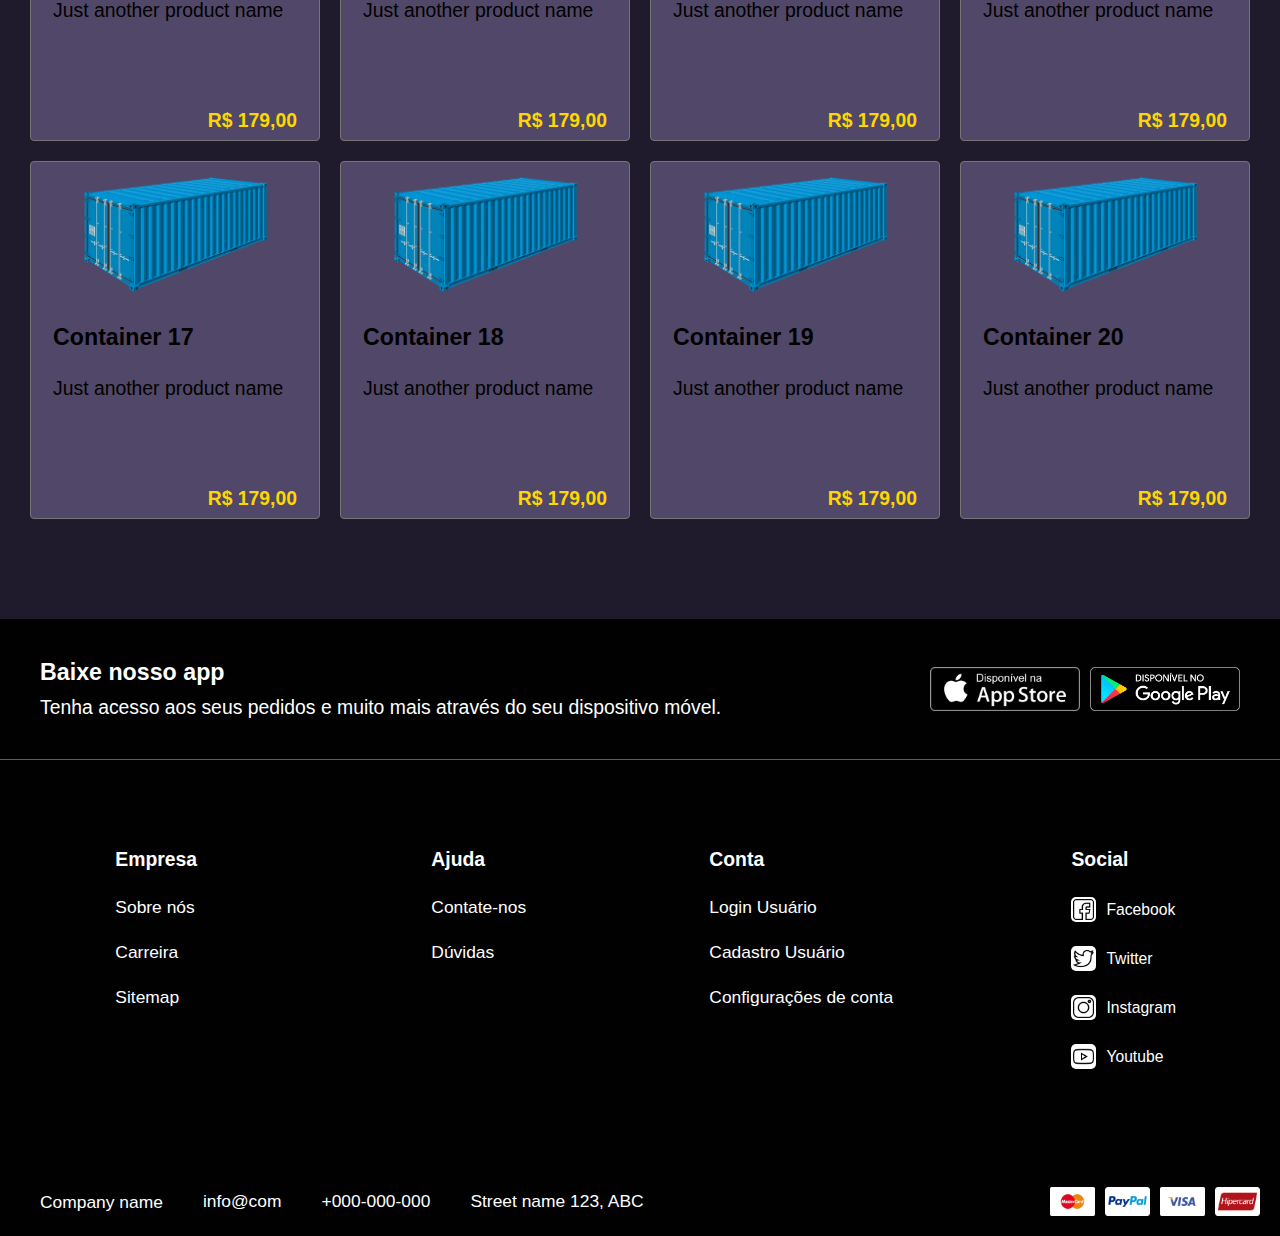
<file: solicita.html>
<!DOCTYPE html>
<html lang="pt-br">
<head>
    <meta charset="UTF-8">
    <meta http-equiv="X-UA-Compatible" content="IE=edge">
    <meta name="viewport" content="width=device-width, initial-scale=1.0">
    <title>Lista Containeres</title>
    <link rel="stylesheet" href="css/solicita.css">
    <link rel="stylesheet" href="https://fonts.googleapis.com/css2?family=Material+Symbols+Outlined:opsz,wght,FILL,GRAD@20..48,100..700,0..1,-50..200" />
</head>
<body>
    <header>
        <ul id="list_links">
            <li>
                <a href="equipe.html" target="_blank">Equipe</a>
            </li>
            <li>
                <a href="sobre.html" target="_blank">Sobre</a>
            </li>
            <li>
                <a href="#">Contatos</a>
            </li>
            <li>
                <a href="index.html">Sair</a>
            </li>
        </ul>
        <span toggle class="material-symbols-outlined">menu</span>
    </header>
    <main>

        <div class="grid-list-items">

            <a class="grid-item" href="#">
                <img src="img/products/container-1.png" alt="imagem_container_azul">
                <h3 class="grid-item-title">Container 1</h3>
                <p class="grid-item-description">Just another product name Lorem ipsum dolor sit amet, consectetur adipisicing elit. Eos numquam, harum maiores nobis eligendi voluptas possimus ipsa quaerat tempora debitis. Dolorem nulla illo accusantium ex! Eligendi ipsa cum optio quia? Lorem ipsum dolor sit amet consectetur, adipisicing elit. Assumenda magnam repudiandae quidem commodi, necessitatibus amet minus accusantium nemo cum ullam qui modi nisi possimus velit quas dolores iusto dolorem fugiat.</p>
                <p class="grid-item-price">179</p>
            </a>

            <a class="grid-item" href="#">
                <img src="img/products/container-1.png" alt="imagem_container_azul">
                <h3 class="grid-item-title">Container 1</h3>
                <p class="grid-item-description">Just another product name</p>
                <p class="grid-item-price">179</p>
            </a>

            <a class="grid-item" href="#">
                <img src="img/products/container-1.png" alt="imagem_container_azul">
                <h3 class="grid-item-title">Container 1</h3>
                <p class="grid-item-description">Just another product name</p>
                <p class="grid-item-price">179</p>
            </a>

            <a class="grid-item" href="#">
                <img src="img/products/container-1.png" alt="imagem_container_azul">
                <h3 class="grid-item-title">Container 1</h3>
                <p class="grid-item-description">Just another product name</p>
                <p class="grid-item-price">179</p>
            </a>

            <a class="grid-item" href="#">
                <img src="img/products/container-1.png" alt="imagem_container_azul">
                <h3 class="grid-item-title">Container 1</h3>
                <p class="grid-item-description">Just another product name</p>
                <p class="grid-item-price">179</p>
            </a>

            <a class="grid-item" href="#">
                <img src="img/products/container-1.png" alt="imagem_container_azul">
                <h3 class="grid-item-title">Container 1</h3>
                <p class="grid-item-description">Just another product name</p>
                <p class="grid-item-price">179</p>
            </a>

            <a class="grid-item" href="#">
                <img src="img/products/container-1.png" alt="imagem_container_azul">
                <h3 class="grid-item-title">Container 1</h3>
                <p class="grid-item-description">Just another product name</p>
                <p class="grid-item-price">179</p>
            </a>

            <a class="grid-item" href="#">
                <img src="img/products/container-1.png" alt="imagem_container_azul">
                <h3 class="grid-item-title">Container 1</h3>
                <p class="grid-item-description">Just another product name</p>
                <p class="grid-item-price">179</p>
            </a>

            <a class="grid-item" href="#">
                <img src="img/products/container-1.png" alt="imagem_container_azul">
                <h3 class="grid-item-title">Container 1</h3>
                <p class="grid-item-description">Just another product name</p>
                <p class="grid-item-price">179</p>
            </a>

            <a class="grid-item" href="#">
                <img src="img/products/container-1.png" alt="imagem_container_azul">
                <h3 class="grid-item-title">Container 1</h3>
                <p class="grid-item-description">Just another product name</p>
                <p class="grid-item-price">179</p>
            </a>

            <a class="grid-item" href="#">
                <img src="img/products/container-1.png" alt="imagem_container_azul">
                <h3 class="grid-item-title">Container 1</h3>
                <p class="grid-item-description">Just another product name</p>
                <p class="grid-item-price">179</p>
            </a>

            <a class="grid-item" href="#">
                <img src="img/products/container-1.png" alt="imagem_container_azul">
                <h3 class="grid-item-title">Container 1</h3>
                <p class="grid-item-description">Just another product name</p>
                <p class="grid-item-price">179</p>
            </a>

            <a class="grid-item" href="#">
                <img src="img/products/container-1.png" alt="imagem_container_azul">
                <h3 class="grid-item-title">Container 1</h3>
                <p class="grid-item-description">Just another product name</p>
                <p class="grid-item-price">179</p>
            </a>

            <a class="grid-item" href="#">
                <img src="img/products/container-1.png" alt="imagem_container_azul">
                <h3 class="grid-item-title">Container 1</h3>
                <p class="grid-item-description">Just another product name</p>
                <p class="grid-item-price">179</p>
            </a>

            <a class="grid-item" href="#">
                <img src="img/products/container-1.png" alt="imagem_container_azul">
                <h3 class="grid-item-title">Container 1</h3>
                <p class="grid-item-description">Just another product name</p>
                <p class="grid-item-price">179</p>
            </a>

            <a class="grid-item" href="#">
                <img src="img/products/container-1.png" alt="imagem_container_azul">
                <h3 class="grid-item-title">Container 1</h3>
                <p class="grid-item-description">Just another product name</p>
                <p class="grid-item-price">179</p>
            </a>

            <a class="grid-item" href="#">
                <img src="img/products/container-1.png" alt="imagem_container_azul">
                <h3 class="grid-item-title">Container 1</h3>
                <p class="grid-item-description">Just another product name</p>
                <p class="grid-item-price">179</p>
            </a>

            <a class="grid-item" href="#">
                <img src="img/products/container-1.png" alt="imagem_container_azul">
                <h3 class="grid-item-title">Container 1</h3>
                <p class="grid-item-description">Just another product name</p>
                <p class="grid-item-price">179</p>
            </a>

            <a class="grid-item" href="#">
                <img src="img/products/container-1.png" alt="imagem_container_azul">
                <h3 class="grid-item-title">Container 1</h3>
                <p class="grid-item-description">Just another product name</p>
                <p class="grid-item-price">179</p>
            </a>

            <a class="grid-item" href="#">
                <img src="img/products/container-1.png" alt="imagem_container_azul">
                <h3 class="grid-item-title">Container 1</h3>
                <p class="grid-item-description">Just another product name</p>
                <p class="grid-item-price">179</p>
            </a>

        </div>
    </main>
    <aside>
        <div>
            <h2>Baixe nosso app</h2>
            <p>
                Tenha acesso aos seus pedidos e muito mais através do seu dispositivo móvel.
            </p>
        </div>
        <a class="app_store" href="https://www.apple.com/app-store/" target="_blank">
            <img src="img/disponivel_app_store.png" alt="disponivel para baixar na app store">
        </a>
        <a class="google_play" href="https://play.google.com/store/apps" target="_blank">
            <img src="img/disponivel_google_play.png" alt="disponivel para baixar na google play">
        </a>
    </aside>
    <footer>
        <div class="grid-container">
            <div class="company">
                <h4>Empresa</h4>
                <ul> 
                    <li>
                        <a href="sobre.html" target="_blank">Sobre nós</a>
                    </li>
                    <li>
                        <a href="#" target="_blank">Carreira</a>
                    </li>
                    <li>
                        <a href="#" target="_blank">Sitemap</a>
                    </li>
                </ul>
            </div>
            <div class="help">
                <h4>Ajuda</h4>    
                <ul> 
                    <li>
                        <a href="#" target="_blank">Contate-nos</a>
                    </li>
                    <li>
                        <a href="#" target="_blank">Dúvidas</a>
                    </li>
                </ul>
            </div>
            <div class="account">
                <h4>Conta</h4>
                <ul> 
                    <li>
                        <a href="index.html" target="_blank">Login Usuário</a>
                    </li>
                    <li>
                        <a href="registrar.html" target="_blank">Cadastro Usuário</a>
                    </li>
                    <li>
                        <a href="#" target="_blank">Configurações de conta</a>
                    </li>
                </ul>
            </div>
            <div class="social">
                <h4>Social</h4>
                <ul> 
                    <li>
                        <a href="https://www.facebook.com/" target="_blank">
                            <img class="fb" src="img/icones-redes-sociais/icone-facebook.png" alt="icone-facebook.png">
                            <p>Facebook</p>
                        </a>
                    </li>
                    <li>
                        <a href="https://www.twitter.com/" target="_blank">
                            <img class="tt" src="img/icones-redes-sociais/icone-twitter.png" alt="icone-twitter.png">
                            <p>Twitter</p>
                        </a>
                    </li>
                    <li>
                        <a href="https://www.instagram.com/" target="_blank">
                            <img class="ins" src="img/icones-redes-sociais/icone-instagram.png" alt="icone-instagram.png">
                            <p>Instagram</p>
                        </a>
                    </li>
                    <li>
                        <a href="https://www.youtube.com/" target="_blank">
                            <img class="yt" src="img/icones-redes-sociais/icone-youtube.png" alt="icone-youtube.png">
                            <p>Youtube</p>
                        </a>
                    </li>
                </ul>
            </div>
        </div>
        <div class="info-address">
            <p id="footer_company_name"><span id="footer_date"></span>Company name</p>
            <p id="footer_gmail">info@com</p>
            <p id="footer_phone">+000-000-000</p>
            <p id="footer_adress">Street name 123, ABC</p>
            <div class="types-of-payment">

                <img src="img/icones-cartoes/mastercard_82049.png" alt="icone-cartao-mastercard">

                <img src="img/icones-cartoes/paypal_payment_method_card_icon_142733.png" alt="icone-cartao-paypal">

                <img src="img/icones-cartoes/visa_82066.png" alt="icone-cartao-visa">

                <img src="img/icones-cartoes/hipercard_payment_method_card_icon_142739.png" alt="icone-cartao-hipercard">

            </div>
        </div>
    </footer>
    <script src="js/solicita.js"></script>
</body>
</html>
</file>
<file: css/login/login_large_screen.css>
:root {
    --bg-color: #201b2c;
    --bg-btn-login: #00ff88;
    --bg-input: #514869;
    --color-title: #77ffc0;
    --color-card-title: #00ff88;
}

@import url('https://fonts.googleapis.com/css2?family=Noto+Sans:wght@400;700&family=Roboto:wght@100&display=swap');

body {
    font-family: 'Noto Sans', sans-serif;
    height: 100vh;
    background: #201b2c;
}

html {
    font-size: 1.2rem;
}

* {
    margin: 0;
    padding: 0;
    box-sizing: border-box;
}

a {
    text-decoration: none;
}

a:hover {
    text-decoration: underline;
}

.main-login { 
    width: 100%;
    height: 100%;
    display: flex;
    justify-content: center;
    align-items: center;
}

.left-login {
    width: 50%;
    display: flex;
    justify-content: center;
    align-items: center;
    flex-direction: column;
    text-align: center;
}

.left-login > h1 {
    color: var(--color-title);
    font-size: 3rem;
}

.left-login-image {
    width: 35vw;
}

.right-login {
    width: 50%;
    display: flex;
    justify-content: center;
    align-items: center;
}

.card-login {
    width: 90%;
    display: flex;
    justify-content: center;
    align-items: center;
    flex-direction: column;
    padding: 30px 35px;
    background: #2f2841;
    border-radius: 20px;
    box-shadow: 0px 10px 40px #000056;
}

.main-login > div {
    flex: 1;
}

.card-login > h1 {
    color: var(--color-card-title);
    font-weight: 800;
}

.card-login nav {
    width: 100%;
    display: flex;
    justify-content: center;
    gap: 20px;
}

.card-login nav > a {
    color: #00ff88;
    font-weight: 800;
}

.textfield {
    width: 100%;
    display: flex;
    flex-direction: column;
    align-items: flex-start;
    justify-content: center;
    margin: 10px 0px;
}

.textfield > input {
    width: 100%;
    border: none;
    border-radius: 10px;
    padding: 15px;
    background: var(--bg-input);
    color: #f0ffffde;
    font-size: 16pt;
    box-shadow: 0px 10px 40px #000056;
    outline: none;
    box-sizing: border-box;
}

.textfield > label {
    color: #f0ffffde;
    margin-bottom: 10px;
}

.textfield > input ::placeholder {
    color: #f0fFff94;
}

.btn-login {
    padding: 16px 60px;
    margin: 25px;
    font-size: 1em;
    border: none;
    border-radius: 8px;
    text-transform: uppercase;
    font-weight: 800;
    letter-spacing: 3px;
    color: #2b134b;
    background: var(--bg-btn-login);
    cursor: pointer;
    box-shadow: 0px 10px 40px -12px #00ff5082;
    margin: 40px;
}

.btn-login:hover {
    background-color: #00e479;
}

@media only screen and (max-width: 950px) {
    
    
    .left-login{
        padding: 40px;
    }
    
    .right-login{
        padding: 40px;
    }

    .card-login {
        width: 100%;
    }
}

@media only screen and (min-width: 600px) and (max-width:800px){
    
    body {
        height: 100%;
    }
    
    .main-login {
        flex-direction: column;
        align-items: flex-start;
    }

    .main-login div {
        flex: 1
    }

    .left-login{
        width: 100%;
    }
    
    .right-login{
        align-self: flex-start;
        width: 100%;
    }

    .left-login-image {
        width: 100%;
    }

    .card-login {
        width: 100%;
        padding: 30px;
    }
}


.faixa {
    width: 100%;
    height: 150px;
    background: #201b2c;
    display: flex;
    justify-content: center;
    align-items: center;
    word-spacing: 15px;
}

.faixa a {
    color: #00ff88;
}
</file>
<file: css/login/login_small_screen.css>
.main-login {
        flex-direction: column;
    }

    .main-login div {
        flex: 1;
    }

    .left-login > h1 {
        display: none;
    }

    .left-login {
        padding: 0;
        width: 100%;
    }

    .right-login {
        padding:0 30px;
        width: 100%;
    }

    .left-login-image {
        width: 100%;
    }

    .card-login {
        width: 60%;
    }

    .faixa {
        height: 200px;
    }
</file>
<file: comprarProduto.css>
:root {
    --bg-fundo-destaque: #010102;
    --bg-color: #201b2c;
    --bg-btn-login: #00ff88;
    --bg-input: #514869;
    --color-title: #77ffc0;
    --color-card-title: #00ff88;
    --bg-icone-facebook: #4267B2;
    --bg-icone-twitter: #36B9FF;
    --bg-icone-insta: radial-gradient(circle at 33% 100%, #fed373 4%, #f15245 30%, #d92e7f 62%, #9b36b7 85%, #515ecf);
    --bg-icone-youtube: #F20000;
}

* {
    margin: 0;
    padding: 0;
    box-sizing: border-box;
    font-size: 1.1rem;
}

a {
    text-decoration: none;
    color: #000;
}

img {
    display: block;
    width: 100%;
}

body {
    font-family: Arial, Helvetica, sans-serif;
    background-color: var(--bg-color);
}

header {
    background-color: var(--bg-fundo-destaque);
    height: 100px;
    display: flex;
    position: relative;
}

header ul {
    flex: 1;
    height: 100%;
    list-style-type: none;
    display: flex;
    flex-flow: row wrap;
    justify-content: center;
    gap: 30px;
}

header ul li {
    display: flex;
    justify-content: center;
    align-items: center;
}

header ul li a {
    background-color: var(--bg-btn-login);
    color: var(--bg-color);
    border-radius: 8px;
    padding: 16px 60px;
}

header ul li a:hover {
    transition-duration: 0.5s;
    box-shadow: 3px 2px 5px rgba(255, 255, 255, 0.411);
    border: 2.5px solid var(--bg-btn-login) ;
    background-color: #00ff88a8;
}


span.material-symbols-outlined {
  display: none;
  cursor: pointer;
  position: absolute;  
  border-radius: 4px;
  align-self: center;  
  padding: 10px;  
  background-color: #fafafa;
}

div.small_menu_container {
    background-color: var(--bg-fundo-destaque);
    padding-bottom: 50px;
}

.small_menu {
    width: 300px;
    margin: auto;
    display: flex;
    flex-flow: column nowrap;
    list-style-type: none;
    text-align: center;
    background-color: #fafafa;
    border-top: 1px solid black;
    border-bottom: 1px solid black;
    border-radius: 4px;
}

.small_menu li {
    display: flex;
    justify-content: center;
    border-top: 1px solid black;
}

.small_menu li a {
    flex: 1;
    padding: 10px;
}

span.material-symbols-outlined:hover,
.small_menu li a:hover {
    background-color: #dadada;
}


main {
    /* background-color: #00ff88; */
    padding: 40px;
}

main div.grid-product {
    background-color: var(--bg-input);
    margin: auto;
    max-width: 800px;
    display: grid;
    grid-template-columns: 1fr 1fr;
    grid-template-rows: 1fr 1fr;
    align-items: center;
    /* gap: 10px; */
    border-radius: 4px;
    border: 1px solid rgb(117, 117, 117);
}

main div.grid-product img {
    grid-row: 1 / -1;
    width: 100%;
}

main div.grid-product div.product-details {
    display: flex;
    flex-flow: column;
    text-align: center;
    justify-content: center;
    gap: 10px;
    padding: 10px;
}

main div.grid-product div.product-details {
    width: 100%;
    height: 100%;
}

main div.grid-product div.product-details * {
    flex: 1;
}

main div.grid-product div.product-details .type-product {
    flex: 2;
    display: flex;
    align-items: center;
    justify-content: center;
    font-size: 1.3em;
}

main div.grid-product div.product-details div {
    display: flex;
}

main div.grid-product div.product-details p {
    font-weight: bold;
}

main div.grid-product div.product-details div span {
    font-weight: normal;
    color: yellow;
}

main div.grid-product div.product-details p,
main div.grid-product div.product-details span {
    font-size: 18px;
    color: #fff;
}

main div.grid-product .buy-options {
    width: 100%;
    height: 100%;
    display: flex;
    flex-flow: column;
    justify-content: space-evenly;
}

main div.grid-product .buy-options .types-of-payment {
    display: flex;
    justify-content: center;
    gap: 10px;
}

main div.grid-product .buy-options .types-of-payment img {
    width: 45px;
}

main div.grid-product .buy-options button {
    background-color: var(--bg-btn-login);
    padding: 10px 30px;
    border: 1px solid black;
    border-radius: 8px;
    align-self: center;
    display: flex;
    align-items: center;
    cursor: pointer;
}

main div.grid-product .buy-options button:hover {
    transition-duration: 0.5s;
    box-shadow: 3px 2px 5px rgba(255, 255, 255, 0.411);
    border: 2.9px solid var(--bg-btn-login) ;
    background-color: #00ff887e;
}








aside {
    background-color: var(--bg-fundo-destaque);
    color: #fff;
    padding: 40px;
    display: flex;
    align-items: center;
    gap: 10px;
    border-bottom: 1px solid rgba(255, 255, 255, 0.363);
}

aside div {
    flex: 1;
}

aside div h2 {
    font-size: 1.2em;
    margin-bottom: 10px;
}

aside a img {
    width: 150px;
}

footer {
    background-color: var(--bg-fundo-destaque);
    display: flex;
    flex-flow: column wrap;
    grid-template-rows: 1fr auto;
}

footer div.grid-container {
    color: #fff;
    display: grid;
    grid-template-columns: repeat(4,1fr);
    padding: 80px 0;
    gap: 10px;
}

footer div.grid-container div {
    display: flex;
    flex-flow: column wrap;
    align-content: center;
}

footer div.grid-container div h4 {
    padding: 8px;
}

footer div.grid-container div ul {
    flex: 1;
    display: flex;
    flex-flow: column wrap;
    gap: 8px;
    justify-content: start;
    padding: 10px 0;
}

footer div.grid-container div ul li a {
    display: flex;
    align-items: center;
    gap: 10px;
    padding: 8px;
}

footer div.grid-container div ul li a:hover {
    text-decoration: underline;
}

footer div.grid-container div ul li a img.fb:hover {
    background-color: var(--bg-icone-facebook);
}

footer div.grid-container div ul li a img.tt:hover {
    background-color: var(--bg-icone-twitter);
}

footer div.grid-container div ul li a img.ins:hover {
    background-image: var(--bg-icone-insta);
}

footer div.grid-container div ul li a img.yt:hover {
    background-color: var(--bg-icone-youtube);
}

footer div.grid-container div ul li a,
footer div.grid-container div ul li a p,
footer .info-address p {
    font-size: 0.9em;
    color: #fff;
}

footer ul {
    list-style-type: none;
}

footer div.grid-container img {
    background-color: #fff;
    border-radius: 5px;
    padding: 2px;
    width: 25px;
}

footer .info-address {
    display: flex;
    align-items: center;
    padding: 20px;
}

footer .info-address p {
    padding: 0 20px;
}

footer .info-address div {
    flex: 1;
    display: flex;
    justify-content: end;
    gap: 10px;
}

footer .info-address img {
    width: 45px;
}
/* Configura o display do aside para grid */
@media (max-width:1000px) {

    aside {
        text-align: center;
        display: grid;
        grid-template-columns: repeat(2,1fr);
        grid-template-rows: 1fr;
    }

    aside div {
        grid-column: 1 / -1;
    }

    aside a.app_store {
        grid-area: 2 / 1 / -1 / 2;
        place-self: center end;
    }

    aside a.google_play {
        grid-area: 2 / 2 / -1 / -1;
        place-self: center start;
    }
}

/* Momento em que mostro o toggle */
@media (max-width:816px) {

    header {
        justify-content: center;
    }

    header ul {
        display: none;
    }
    
    span.material-symbols-outlined {
        display: block;
        flex: 1;
    }

    [list_links] {
        display: block;
    }

}

/* configura o display do footer */
@media (max-width:810px){

    footer p#footer_gmail,
    footer p#footer_phone,
    footer p#footer_adress {
        display: none;
    }
}
@media (max-width:600px) {
    footer div.grid-container {
        grid-template-columns: 1fr;
        padding: 40px 0 60px 0;
        gap: 60px;
    }

    footer div.grid-container div h4 {
        text-align: center;
    }

    footer div.grid-container div ul {
        width: 100%;
        align-items: center;
    }

    footer div.grid-container div ul li a {
        justify-content: center;
    }

    footer div.grid-container div.social ul li {
        width: 130px;
    }

    footer div.grid-container div.social ul li a {
        justify-content: start;
    }
}

@media (max-width: 569px) { 

    main div.grid-list-items {
        grid-template-columns: 1fr;
    }

    aside div p {
        display: none;
    }
}
</file>
<file: css/equipe.css>
:root {
    --bg-fundo-destaque: #010102c7;
    --bg-color: #201b2c;
    --bg-btn-login: #00ff88;
    --bg-input: #51486933;
    --color-title: #77ffc0;
    --color-card-title: #00ff88;
    --bg-icone-facebook: #4267B2;
    --bg-icone-github: #F04F33;
    --bg-icone-linkedin: #0275B4;
    --bg-icone-twitter: #36B9FF;
    --bg-icone-insta: radial-gradient(circle at 33% 100%, #fed373 4%, #f15245 30%, #d92e7f 62%, #9b36b7 85%, #515ecf);
    --bg-icone-youtube: #F20000;
}

* {
    padding: 0;
    margin: 0;
    box-sizing: border-box;
}

img {
    width: 100%;
    height: 100%;
}

a {
    text-decoration: none;
}

body {
    height: 100%;
    height: 100%;
    background-color: var(--bg-color);
    font-family: Arial, Helvetica, sans-serif;
    color: #fff;
    margin: 60px 0;
    font-size: 1.2em;
}

h1 { 
    text-align: center;
    color: red;
}

p.team-description {
    text-align: justify;
    text-align: center;
    margin-bottom: 30px;
    padding: 40px
}

main {
    width: 100%;
}

main div.grid-container {
    background-color: var(--bg-input);
    border-radius: 4px;
    max-width: 1300px;
    margin: auto;
    display: grid;
    grid-template-columns: repeat(3,1fr);
    gap: 20px;
    padding: 30px;
}

main div.grid-container div.grid-profile {
    width: 100%;
    display: grid;
    grid-template-columns: 1fr;
    grid-template-rows: 400px 1fr;
}

main div.grid-container div.grid-profile img {
    border-top-left-radius: 4px;
    border-top-right-radius: 4px;
}

main div.grid-container div div.profile-details {
    background-color: #000;
    display: flex;
    flex-flow: column wrap;
    justify-content: center;
    gap: 10px;
    padding: 20px 10px;
    border-bottom-left-radius: 4px;
    border-bottom-right-radius: 4px;
}


main div.grid-container div div.profile-details h2 {
    text-align: center;
}

main div.grid-container div div.profile-details h4 {
    text-align: center;
    color: red;
}

main div.grid-container div div.profile-details blockquote  {
    display: flex;
    flex-flow: column wrap;
    justify-content: start;
    text-align: center;
    gap: 20px;
    padding: 10px;

}

main div.grid-container div div.profile-details blockquote p {
    text-align: right;
}

main div.grid-container div div.profile-details nav {
    display: flex;
    justify-content: center;
    gap: 8px;
    
}

main div.grid-container div.grid-profile nav a {
    display: flex;
    align-items: center;
    padding: 10px;
    background-color: #fff;
    border-radius: 4px;
}

main div.grid-container div.grid-profile nav a img {
    width: 20px;
    height: 20px;
}

main div.grid-container div.grid-profile a.fb:hover {
    background-color: var(--bg-icone-facebook);
}

main div.grid-container div.grid-profile nav.profile-links a.li:hover {
    background-color: var(--bg-icone-linkedin);
}

nav.profile-links a.ins:hover {
    background-image: var(--bg-icone-insta);
}

nav.profile-links a.git:hover {
    background-color: var(--bg-icone-github);
}

main div.grid-container div.grid-profile:nth-child(5){
    grid-area: 2 / 3;
}

@media (max-width:900px) {
    main div.grid-container {
        grid-template-columns: 1fr;
        grid-template-rows: auto 1fr;
    }

    main div.grid-container div.grid-profile {
        justify-self: center;
        max-width: 500px;
    }

    main div.grid-container div.grid-profile:nth-child(5){
        grid-area: auto;
    }
}
</file>
<file: css/cadastro_usuario.css>
:root {
    --bg-fundo-destaque: #010102c7;
    --bg-color: #201b2c;
    --bg-btn-login: #00ff88;
    --bg-input: #514869;
    --color-title: #77ffc0;
    --color-card-title: #00ff88;
    --bg-icone-facebook: #4267B2;
    --bg-icone-twitter: #36B9FF;
    --bg-icone-insta: radial-gradient(circle at 33% 100%, #fed373 4%, #f15245 30%, #d92e7f 62%, #9b36b7 85%, #515ecf);
    --bg-icone-youtube: #F20000;
}

* {
    padding: 0;
    margin: 0;
    box-sizing: border-box;
}

body {
    background-color: var(--bg-color);
    font-size: 1.2rem;
    font-family: Arial, Helvetica, sans-serif;
    color: white;
    display: flex;
    flex-flow: column;
    height: 97vh;
    justify-content: center;
}

div.card-cadastro {
    max-width: 600px;
    margin: auto;
    display: flex;
    flex-flow: column wrap;
    background-color: var(--bg-fundo-destaque);
    border: 2px solid gray;
    border-radius: 4px;
    padding: 30px;
}

div.card-cadastro h1 {
    text-align: center;
}

form {
    display: flex;
    flex-direction: column;
    padding: 20px;
}

label {
    display: block;
    margin-bottom: 10px;
}

div.card-cadastro form div {
    background-color: var(--bg-input);
    padding: 25px 20px;
    border-radius: 4px;
    border: 2px solid gray;
}

form div.textfield div {
    display: flex;
    gap: 10px;
    align-items: center;
    background-color: var(--bg-input);
}

div.card-cadastro form div input {
    width: 100%;
    border: none;
    border-radius: 10px;
    padding: 15px;
    background: var(--bg-input);
    color: #f0ffffde;
    font-size: 16pt;
    box-shadow: 0px 10px 40px #000056;
    outline: none;
    box-sizing: border-box;
}

div.card-cadastro form .btn-cadastro {
    align-self: center;
    padding: 12px 20px;
    margin: 25px;
    font-size: inherit;
    border: none;
    border-radius: 6px;
    font-weight: 800;
    color: #2b134b;
    background: var(--bg-btn-login);
    cursor: pointer;
    box-shadow: 0px 10px 40px -12px #00ff5082;
}

div.card-cadastro form .btn-cadastro:hover {
    background-color: #039c55;
}
</file>
<file: css/sobre.css>
:root {
    --bg-color: #201b2c;
    --bg-btn-login: #00ff88;
    --bg-input: #514869;
    --color-title: #77ffc0;
    --color-card-title: #00ff88;
}

@import url('https://fonts.googleapis.com/css2?family=Noto+Sans:wght@400;700&family=Roboto:wght@100&display=swap');


::-webkit-scrollbar {
    display: none;
}


html {
    font-size: 2rem;
}

body {
    height: 100vh;
    font-family: 'Noto Sans', sans-serif;
    background: #201b2c;
    margin: 60px 40px;
    height: 100vh;
}

p {
    padding: 0 20px;
    text-align: center;
}

* {
    margin: 0;
    padding: 0;
    box-sizing: border-box;
}


.main-sobre { 
    display: flex;
    justify-content: space-around;
    align-items: center;
    flex-direction: column;
    gap: 80px;
}

.sup-sobre {
    display: flex;
    justify-content: center;
    align-items: center;
    flex-direction: column;
    gap: 40px;
}

.sup-sobre > h1 {
    text-align: center;
    color:#77ffc0;
}

.sup-sobre > p {
    color:#77ffc0;
}

.inf-sobre {
    height: 100px;
    align-self: stretch;
    display: flex;
    justify-content: center;
    align-items: center;
    gap: 30px;
}

.valores {
    display: flex;
    justify-content: center;
    align-items: center;
}

.missao {
    height: auto;
    display: flex;
    justify-content: center;
    align-items: center;
}

a {
    text-decoration: none;
}

a:hover {
    text-decoration: underline;
}

.valores > h2 a {
    color:#77ffc0;
}

.missao > h2 a {
    color:#77ffc0;
}
</file>
<file: css/solicita.css>
:root {
    --bg-fundo-destaque: #010102;
    --bg-color: #201b2c;
    --bg-btn-login: #00ff88;
    --bg-input: #514869;
    --color-title: #77ffc0;
    --color-card-title: #00ff88;
    --bg-icone-facebook: #4267B2;
    --bg-icone-twitter: #36B9FF;
    --bg-icone-insta: radial-gradient(circle at 33% 100%, #fed373 4%, #f15245 30%, #d92e7f 62%, #9b36b7 85%, #515ecf);
    --bg-icone-youtube: #F20000;
}

* {
    margin: 0;
    padding: 0;
    box-sizing: border-box;
    font-size: 1.1rem;
}

a {
    text-decoration: none;
    color: #000;
}

img {
    display: block;
    width: 100%;
}

body {
    font-family: Arial, Helvetica, sans-serif;
    background-color: var(--bg-color);
}

header {
    background-color: var(--bg-fundo-destaque);
    height: 150px;
    display: flex;
    position: relative;
}

header ul {
    flex: 1;
    height: 100%;
    list-style-type: none;
    display: flex;
    flex-flow: row wrap;
    justify-content: center;
    gap: 30px;
}

header ul li {
    display: flex;
    justify-content: center;
    align-items: center;
}

header ul li a {
    background-color: var(--bg-btn-login);
    color: var(--bg-color);
    border-radius: 8px;
    padding: 16px 60px;
}

header ul li a:hover {
    transition-duration: 0.5s;
    box-shadow: 3px 2px 5px rgba(255, 255, 255, 0.411);
    border: 2.5px solid var(--bg-btn-login) ;
    background-color: #00ff88a8;
}


span.material-symbols-outlined {
  display: none;
  cursor: pointer;
  position: absolute;  
  border-radius: 4px;
  align-self: center;  
  padding: 10px;  
  background-color: #fafafa;
}

div.small_menu_container {
    background-color: var(--bg-fundo-destaque);
    padding-bottom: 50px;
}

.small_menu {
    width: 300px;
    margin: auto;
    display: flex;
    flex-flow: column nowrap;
    list-style-type: none;
    text-align: center;
    background-color: #fafafa;
    border-top: 1px solid black;
    border-bottom: 1px solid black;
    border-radius: 4px;
}

.small_menu li {
    display: flex;
    justify-content: center;
    border-top: 1px solid black;
}

.small_menu li a {
    flex: 1;
    padding: 10px;
}

span.material-symbols-outlined:hover,
.small_menu li a:hover {
    background-color: #dadada;
}

main {
    padding: 100px 30px;
}

main div.grid-list-items {
    max-width: 1300px;
    margin: auto;
    display: grid;
    grid-template-columns: repeat(4, minmax(auto,1fr));
    gap: 20px;
}

a.grid-item {
    color: #000;
    display: grid;
    grid-template-rows: 1fr auto 100px auto;
    gap: 10px;
    background-color: var(--bg-input);
    border: 1px solid rgb(117, 117, 117);
    border-radius: 4px;
}

a.grid-item:hover {
    background-color: #51486979;
    transition-duration: 0.5s;
}

a.grid-item img,
a.grid-item .grid-item-title,
a.grid-item .grid-item-description,
a.grid-item .grid-item-price {
    padding: 8px 22px;
    text-align: left;
}

a.grid-item .grid-item-title {
    font-size: 1.2em;
}

a.grid-item .grid-item-description {
    overflow: hidden;
    text-overflow: ellipsis;
    -webkit-line-clamp: 4;
    display: -webkit-box;
    -webkit-box-orient: vertical;
}

a.grid-item .grid-item-price {
    font-weight: bold;
    color: gold;
    text-align: right;
}

aside {
    background-color: var(--bg-fundo-destaque);
    color: #fff;
    padding: 40px;
    display: flex;
    align-items: center;
    gap: 10px;
    border-bottom: 1px solid rgba(255, 255, 255, 0.363);
}

aside div {
    flex: 1;
}

aside div h2 {
    font-size: 1.2em;
    margin-bottom: 10px;
}

aside a img {
    width: 150px;
}

footer {
    background-color: var(--bg-fundo-destaque);
    display: flex;
    flex-flow: column wrap;
    grid-template-rows: 1fr auto;
}

footer div.grid-container {
    color: #fff;
    display: grid;
    grid-template-columns: repeat(4,1fr);
    padding: 80px 0;
    gap: 10px;
}

footer div.grid-container div {
    display: flex;
    flex-flow: column wrap;
    align-content: center;
}

footer div.grid-container div h4 {
    padding: 8px;
}

footer div.grid-container div ul {
    flex: 1;
    display: flex;
    flex-flow: column wrap;
    gap: 8px;
    justify-content: start;
    padding: 10px 0;
}

footer div.grid-container div ul li a {
    display: flex;
    align-items: center;
    gap: 10px;
    padding: 8px;
}

footer div.grid-container div ul li a:hover {
    text-decoration: underline;
}

footer div.grid-container div ul li a img.fb:hover {
    background-color: var(--bg-icone-facebook);
}

footer div.grid-container div ul li a img.tt:hover {
    background-color: var(--bg-icone-twitter);
}

footer div.grid-container div ul li a img.ins:hover {
    background-image: var(--bg-icone-insta);
}

footer div.grid-container div ul li a img.yt:hover {
    background-color: var(--bg-icone-youtube);
}

footer div.grid-container div ul li a,
footer div.grid-container div ul li a p,
footer .info-address p {
    font-size: 0.9em;
    color: #fff;
}

footer ul {
    list-style-type: none;
}

footer div.grid-container img {
    background-color: #fff;
    border-radius: 5px;
    padding: 2px;
    width: 25px;
}

footer .info-address {
    display: flex;
    align-items: center;
    padding: 20px;
}

footer .info-address p {
    padding: 0 20px;
}

footer .info-address div {
    flex: 1;
    display: flex;
    justify-content: end;
    gap: 10px;
}

footer .info-address img {
    width: 45px;
}

/* 3 colunas */
@media (max-width: 1000px) and (min-width: 810px) {
    main div.grid-list-items {
        grid-template-columns: repeat(3, minmax(auto,1fr));
    }    
}

/* Configura o display do aside para grid */
@media (max-width:1000px) {

    aside {
        text-align: center;
        display: grid;
        grid-template-columns: repeat(2,1fr);
        grid-template-rows: 1fr;
    }

    aside div {
        grid-column: 1 / -1;
    }

    aside a.app_store {
        grid-area: 2 / 1 / -1 / 2;
        place-self: center end;
    }

    aside a.google_play {
        grid-area: 2 / 2 / -1 / -1;
        place-self: center start;
    }
}

/* Momento em que mostro o toggle */
@media (max-width:816px) {

    header {
        justify-content: center;
    }

    header ul {
        display: none;
    }
    
    span.material-symbols-outlined {
        display: block;
        flex: 1;
    }

    [list_links] {
        display: block;
    }

}

/* configura o display do footer */
@media (max-width:810px){

    footer p#footer_gmail,
    footer p#footer_phone,
    footer p#footer_adress {
        display: none;
    }
}

 /* diminui o numero de columns dos items para 2 x 2 */
@media (max-width: 810px) and (min-width: 570px) {
    main div.grid-list-items {
        grid-template-columns: repeat(2, minmax(auto,1fr));
    }   
}

@media (max-width:600px) {
    footer div.grid-container {
        grid-template-columns: 1fr;
        padding: 40px 0 60px 0;
        gap: 60px;
    }

    footer div.grid-container div h4 {
        text-align: center;
    }

    footer div.grid-container div ul {
        width: 100%;
        align-items: center;
    }

    footer div.grid-container div ul li a {
        justify-content: center;
    }

    footer div.grid-container div.social ul li {
        width: 130px;
    }

    footer div.grid-container div.social ul li a {
        justify-content: start;
    }
}

@media (max-width: 569px) { 

    main div.grid-list-items {
        grid-template-columns: 1fr;
    }

    aside div p {
        display: none;
    }
}
</file>
